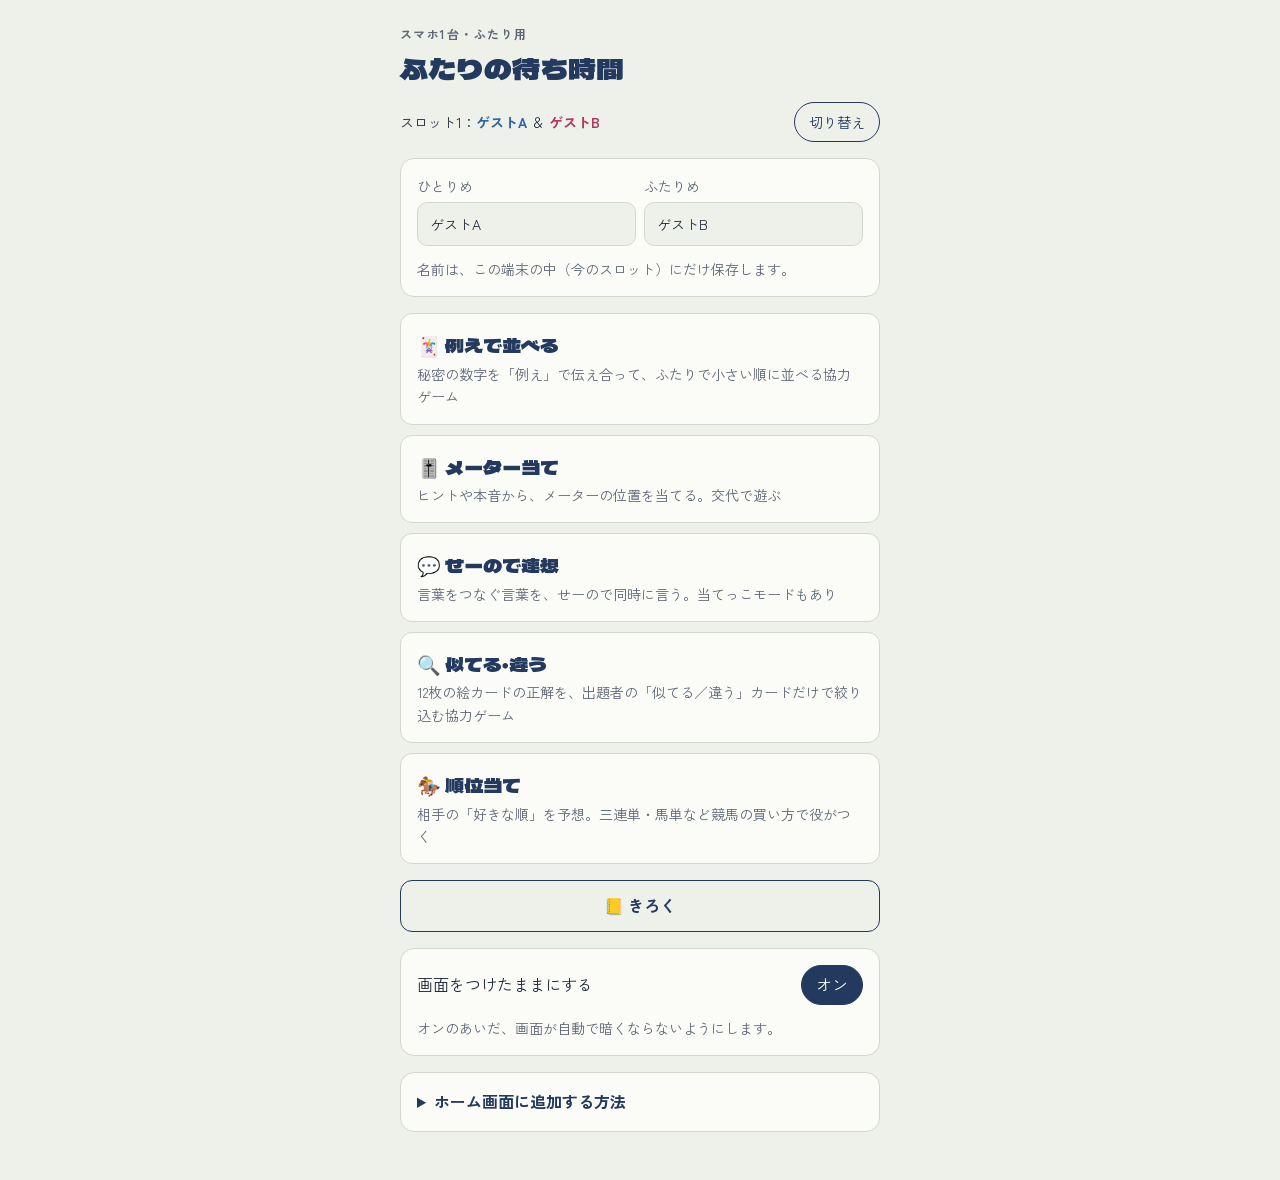
<file: index.html>
<!doctype html>
<html lang="ja">
<head>
<meta charset="utf-8">
<meta name="viewport" content="width=device-width,initial-scale=1,viewport-fit=cover">
<title>ふたりの待ち時間</title>
<meta name="claude:viewport-fit-sides" content="cover">
<meta name="mobile-web-app-capable" content="yes">
<meta name="apple-mobile-web-app-capable" content="yes">
<meta name="apple-mobile-web-app-title" content="ふたり">
<link rel="icon" href="icons/icon.svg" type="image/svg+xml">
<link rel="icon" href="icons/favicon-32.png" sizes="32x32" type="image/png">
<link rel="apple-touch-icon" href="icons/apple-touch-icon.png">
<link rel="preconnect" href="https://fonts.googleapis.com">
<link rel="preconnect" href="https://fonts.gstatic.com" crossorigin>
<link rel="stylesheet" href="https://fonts.googleapis.com/css2?family=Dela+Gothic+One&family=Zen+Kaku+Gothic+New:wght@400;700&display=swap">
<link rel="stylesheet" href="css/style.css">
</head>
<body>
<div id="app"></div>
<!-- 読み込む順番：お題データ → 共通部品 → 保存 → ゲームごと → 記録 → 操作（type="module" は使わない。ダブルクリックでも動くように） -->
<script src="js/data/lenses.js"></script>
<script src="js/data/meter.js"></script>
<script src="js/data/words.js"></script>
<script src="js/data/similo.js"></script>
<script src="js/data/rank.js"></script>
<script src="js/data/icons.js"></script>
<script src="js/core.js"></script>
<script src="js/save.js"></script>
<script src="js/device.js"></script>
<script src="js/games/ito.js"></script>
<script src="js/games/meter.js"></script>
<script src="js/games/words.js"></script>
<script src="js/games/similo.js"></script>
<script src="js/games/rank.js"></script>
<script src="js/records.js"></script>
<script src="js/main.js"></script>
</body>
</html>
</file>
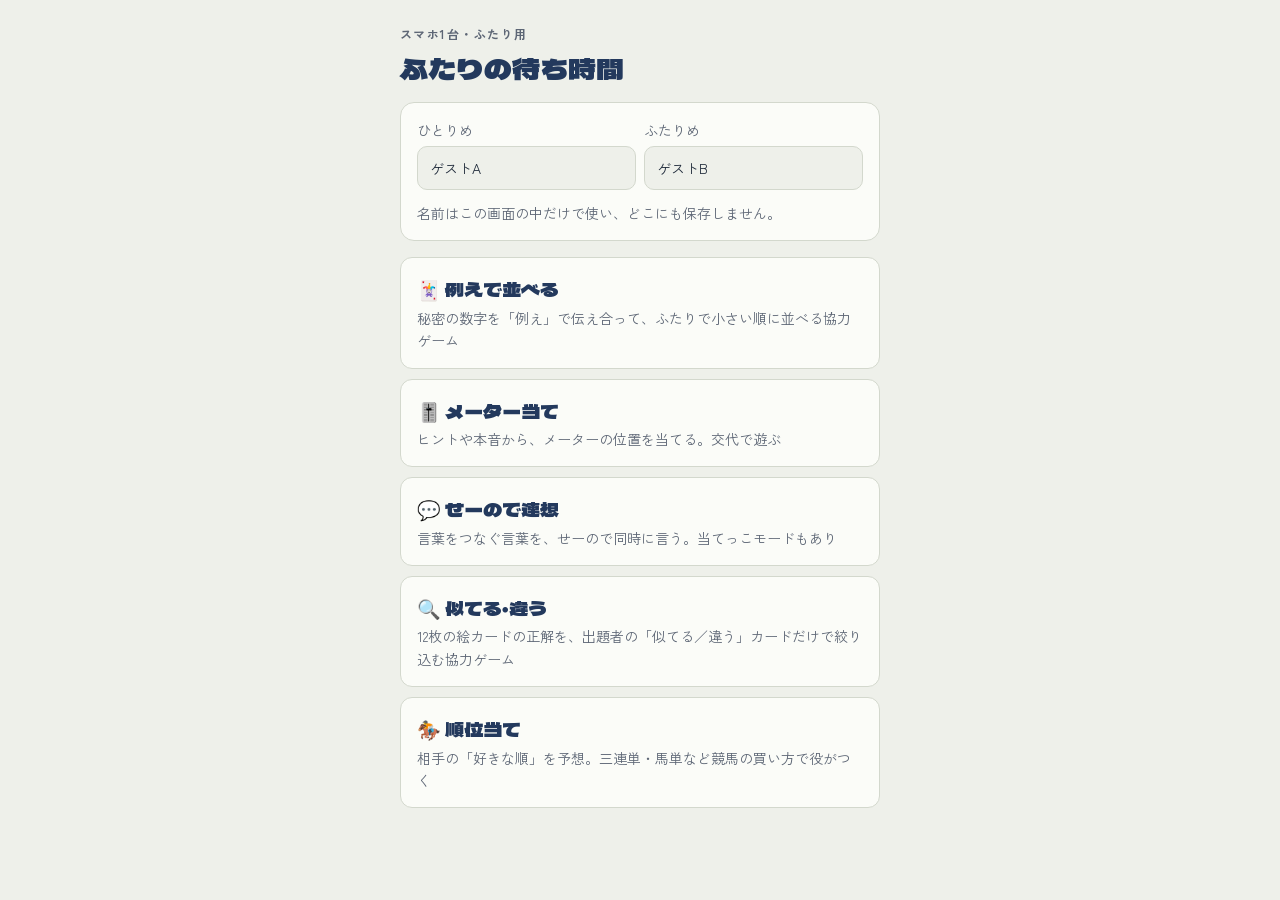
<file: archive/index_v11.html>
<!doctype html>
<html lang="ja">
<head>
<meta charset="utf-8">
<meta name="viewport" content="width=device-width,initial-scale=1,viewport-fit=cover">
<title>ふたりの待ち時間</title>
<meta name="claude:viewport-fit-sides" content="cover">
<link rel="preconnect" href="https://fonts.googleapis.com">
<link rel="preconnect" href="https://fonts.gstatic.com" crossorigin>
<link rel="stylesheet" href="https://fonts.googleapis.com/css2?family=Dela+Gothic+One&family=Zen+Kaku+Gothic+New:wght@400;700&display=swap">
<style>
/* レイアウト：スマホ1画面＝1場面。番号札（木の札）をモチーフにしたカード */
:root{
  --bg:#eef0ea; --surface:#fbfcf8; --ink:#1f2a3a; --sub:#5d6675; --line:#d3d8cd;
  --indigo:#23395d; --gold:#d99a1e; --pa:#2d63a8; --pb:#b4365f;
  --tag:#e9dcc0; --tag-ink:#3b2f1c; --ok:#2f7d4f; --ng:#c43d32;
  --f-disp:"Dela Gothic One","Hiragino Sans","Yu Gothic",sans-serif;
  --f-body:"Zen Kaku Gothic New","Hiragino Sans","Yu Gothic","Meiryo",sans-serif;
}
@media (prefers-color-scheme:dark){:root:not([data-theme="light"]){
  --bg:#161b22; --surface:#1f262f; --ink:#e8ebe4; --sub:#a3abb6; --line:#323b46;
  --indigo:#8fb0e0; --gold:#f0b545; --pa:#6fa1e3; --pb:#e57399;
  --tag:#4a3f2c; --tag-ink:#f3e7cc; --ok:#5fc08a; --ng:#ef6f62; color-scheme:dark}}
:root[data-theme="dark"]{
  --bg:#161b22; --surface:#1f262f; --ink:#e8ebe4; --sub:#a3abb6; --line:#323b46;
  --indigo:#8fb0e0; --gold:#f0b545; --pa:#6fa1e3; --pb:#e57399;
  --tag:#4a3f2c; --tag-ink:#f3e7cc; --ok:#5fc08a; --ng:#ef6f62; color-scheme:dark}
html,body{background:var(--bg);color:var(--ink)}
body{font-family:var(--f-body);font-size:16px;line-height:1.6;
  padding-left:max(16px,env(safe-area-inset-left,0px));padding-right:max(16px,env(safe-area-inset-right,0px));padding-block:16px 40px}
#app{max-width:480px;margin:0 auto;display:flex;flex-direction:column;gap:16px}
h1{font-family:var(--f-disp);font-weight:400;font-size:28px;line-height:1.25;margin:8px 0 0;color:var(--indigo);text-wrap:balance}
h2{font-family:var(--f-disp);font-weight:400;font-size:21px;line-height:1.3;margin:0;text-wrap:balance}
p{margin:0}
.sub{color:var(--sub);font-size:14px}
.eyebrow{font-size:12px;letter-spacing:.12em;color:var(--sub);font-weight:700}
.panel{background:var(--surface);border:1px solid var(--line);border-radius:14px;padding:16px;display:flex;flex-direction:column;gap:12px}
.row{display:flex;gap:8px;flex-wrap:wrap}
.stack{display:flex;flex-direction:column;gap:10px}
button{font:inherit;cursor:pointer;border-radius:12px;border:1.5px solid var(--indigo);background:transparent;color:var(--indigo);padding:12px 16px;font-weight:700;min-height:48px}
button.main{background:var(--indigo);color:var(--surface);border-color:var(--indigo)}
button:disabled{opacity:.35;cursor:default}
button:focus-visible,input:focus-visible{outline:3px solid var(--gold);outline-offset:2px}
button.chip{min-height:40px;padding:6px 14px;border-radius:999px;font-weight:400}
button.chip.on{background:var(--indigo);color:var(--surface)}
.grow{flex:1 1 0;min-width:0}
label{font-size:14px;color:var(--sub);display:flex;flex-direction:column;gap:4px}
input[type=text]{font:inherit;padding:10px 12px;border-radius:10px;border:1.5px solid var(--line);background:var(--bg);color:var(--ink);width:100%;box-sizing:border-box}
.game{text-align:left;display:flex;flex-direction:column;gap:2px;border-color:var(--line);color:var(--ink);background:var(--surface);padding:16px}
.game b{font-family:var(--f-disp);font-weight:400;font-size:19px;color:var(--indigo)}
.game span{font-weight:400;font-size:14px;color:var(--sub)}
.scale{display:flex;justify-content:space-between;gap:8px;font-size:13px;color:var(--sub)}
.scale b{color:var(--ink)}
/* 番号札カード */
.tags{display:flex;flex-wrap:wrap;gap:10px}
.tag{position:relative;flex:0 0 auto;width:96px;min-height:124px;border-radius:10px;background:var(--tag);color:var(--tag-ink);
  display:flex;flex-direction:column;align-items:center;justify-content:center;gap:4px;padding:14px 6px 8px;box-sizing:border-box;
  border:2px solid transparent;border-top:8px solid var(--c,var(--indigo));font-weight:700}
.tag::before{content:"";position:absolute;top:6px;left:50%;width:8px;height:8px;margin-left:-4px;border-radius:50%;background:var(--bg)}
.tag .num{font-family:var(--f-disp);font-size:38px;line-height:1;font-variant-numeric:tabular-nums}
.tag .who{font-size:13px}
.tag .memo{font-size:12px;font-weight:400;opacity:.85;text-align:center;word-break:break-all}
.tag.back .num{font-size:22px;opacity:.5}
.tag.bad{border-color:var(--ng)}
.tag.good{border-color:var(--ok)}
button.tag{cursor:pointer;font:inherit}
.slot{width:96px;min-height:124px;border-radius:10px;border:2px dashed var(--line);display:flex;align-items:center;justify-content:center;color:var(--sub);font-size:13px;box-sizing:border-box}
.hint{display:flex;justify-content:space-between;gap:8px;font-size:14px;padding:6px 0;border-bottom:1px dashed var(--line)}
.hint:last-child{border-bottom:0}
.hint i{font-style:normal;color:var(--sub);font-variant-numeric:tabular-nums;white-space:nowrap}
.big{font-family:var(--f-disp);font-size:44px;line-height:1.1;color:var(--indigo);font-variant-numeric:tabular-nums}
.ok{color:var(--ok)} .ng{color:var(--ng)}
.pa{color:var(--pa)} .pb{color:var(--pb)}
/* 言葉のチップ（順番は持たない） */
.wchips{display:flex;flex-wrap:wrap;gap:6px}
.wchips span{font-size:14px;padding:4px 12px;border-radius:999px;background:var(--tag);color:var(--tag-ink)}
/* メーター */
.meter{position:relative;height:56px;border-radius:28px;background:linear-gradient(90deg,var(--pa),var(--gold) 50%,var(--pb));opacity:.9;margin:24px 4px 28px}
.mk{position:absolute;top:-10px;bottom:-10px;width:4px;margin-left:-2px;border-radius:2px;background:var(--ink)}
.mk span{position:absolute;top:-24px;left:50%;transform:translateX(-50%);font-size:12px;white-space:nowrap;font-weight:700;color:var(--ink)}
.mk.guess{background:var(--surface);box-shadow:0 0 0 2px var(--ink)}
.mk.guess span{top:auto;bottom:-24px}
.band{position:absolute;top:0;bottom:0;background:rgba(255,255,255,.55);border-left:2px solid var(--ink);border-right:2px solid var(--ink)}
.reveal .band,.reveal .after{opacity:0}
.reveal.shown .band,.reveal.shown .after{opacity:1}
.reveal .mk.target span{opacity:0}
.reveal.shown .mk.target span{opacity:1}
input[type=range]{width:100%;accent-color:var(--indigo);height:40px}
.hintbox{font-family:var(--f-disp);font-size:22px;text-align:center;padding:12px;border-radius:10px;background:var(--tag);color:var(--tag-ink)}
.handoff{min-height:60vh;justify-content:center;text-align:center;align-items:center}
.handoff .big{font-size:34px}
/* せーので連想 */
.words{display:flex;align-items:center;justify-content:center;gap:12px;flex-wrap:wrap}
.word{font-family:var(--f-disp);font-size:34px;padding:14px 20px;border-radius:12px;background:var(--tag);color:var(--tag-ink)}
.plus{font-family:var(--f-disp);font-size:28px;color:var(--sub)}
.homebar{display:flex;justify-content:center;margin-top:8px;padding-top:12px;border-top:1px dashed var(--line)}
button.ghost{border:1.5px solid transparent;color:var(--sub);font-weight:400;font-size:14px;text-decoration:underline;min-height:44px}
button.ghost.armed{color:var(--ng);border-color:var(--ng);text-decoration:none}
.chip small{opacity:.65;margin-left:6px;font-size:12px;font-variant-numeric:tabular-nums}
/* 絵カード */
.pgrid{display:grid;grid-template-columns:repeat(3,minmax(0,1fr));gap:8px}
.pc{display:flex;flex-direction:column;align-items:center;justify-content:center;gap:2px;padding:10px 4px;min-height:84px;border-radius:10px;background:var(--tag);color:var(--tag-ink);border:2px solid transparent;box-sizing:border-box;min-width:0}
button.pc{font:inherit;cursor:pointer}
.pc .em{font-size:34px;line-height:1.1}
.pc .nm{font-size:13px;font-weight:700;text-align:center;line-height:1.3;word-break:keep-all;overflow-wrap:anywhere}
.pc.txt .nm{font-size:15px}.pgrid.mini .pc.txt .nm,.hand .pc.txt .nm,.clue .pc.txt .nm{font-size:11px}
.pc.out{opacity:.22;filter:grayscale(1)}
.pc.sel{border-color:var(--ng);box-shadow:0 0 0 2px var(--ng)}
.pc.secret{border-color:var(--gold);box-shadow:0 0 0 3px var(--gold)}
.pc.solo{min-height:0;padding:6px 12px;flex-direction:row;gap:6px}
.pgrid.mini{gap:6px}.pgrid.mini .pc{min-height:56px;padding:6px 2px}.pgrid.mini .em{font-size:24px}.pgrid.mini .nm{font-size:11px}
.hand{display:grid;grid-template-columns:repeat(5,minmax(0,1fr));gap:6px}
.hand .pc{min-height:72px;padding:6px 2px}.hand .em{font-size:26px}.hand .nm{font-size:11px}
.clues{display:flex;flex-wrap:wrap;gap:12px}
.clue{display:flex;flex-direction:column;align-items:center;gap:6px;font-size:13px}
.clue .pc{width:68px;min-height:68px;padding:4px}.clue .em{font-size:24px}.clue .nm{font-size:11px}
.clue.diff .pc{transform:rotate(90deg)}
/* 順位当て */
.rank{list-style:none;margin:0;padding:0;display:flex;flex-direction:column;gap:6px}
.rank li{display:flex;gap:12px;align-items:center;padding:8px 10px;border-radius:8px;background:var(--bg)}
.rk{font-family:var(--f-disp);color:var(--indigo);min-width:2.6em}
table.roles,table.rtable{width:100%;border-collapse:collapse;font-size:14px}
table.roles th,table.roles td,table.rtable th,table.rtable td{padding:6px 8px;border-bottom:1px solid var(--line);text-align:left}
table.roles .pt{text-align:right;white-space:nowrap;font-variant-numeric:tabular-nums}
table.rtable td.nw{white-space:nowrap}
table.rtable td:first-child{white-space:nowrap;width:3em}
table.rtable tr.hit td{background:var(--tag);color:var(--tag-ink);font-weight:700}
.panel.perfect{border:2px solid var(--gold);box-shadow:0 0 0 4px color-mix(in srgb,var(--gold) 25%,transparent)}
.score2{display:grid;grid-template-columns:1fr 1fr;gap:8px}
.sc{display:flex;align-items:baseline;gap:6px;justify-content:center;padding:10px;border-radius:12px;background:var(--surface);border:1.5px solid var(--line)}
.sc span{font-size:14px;font-weight:700}.sc b{font-family:var(--f-disp);font-size:30px;font-weight:400;font-variant-numeric:tabular-nums;color:var(--ink)}.sc small{color:var(--sub)}
.sc.pa.up{border-color:var(--pa);box-shadow:0 0 0 2px var(--pa)}.sc.pb.up{border-color:var(--pb);box-shadow:0 0 0 2px var(--pb)}
.mini-rank{margin:4px 0 0;padding-left:1.6em;font-size:14px}
details.rlog{border-top:1px dashed var(--line);padding:8px 0}
details.rlog summary{cursor:pointer;font-size:14px}
.hero{display:flex;flex-direction:column;align-items:center;gap:6px;text-align:center;padding:22px 14px;border-radius:16px;background:var(--surface);border:2px solid var(--line)}
.hero.good{border-color:var(--gold);box-shadow:0 0 0 4px color-mix(in srgb,var(--gold) 22%,transparent)}
.hero-em{font-size:68px;line-height:1.1}
.hero-t{font-family:var(--f-disp);font-size:28px;line-height:1.3;color:var(--indigo);text-wrap:balance}
.stats{display:grid;grid-template-columns:repeat(3,minmax(0,1fr));gap:8px}
.stat{display:flex;flex-direction:column;align-items:center;gap:2px;padding:12px 6px;border-radius:12px;background:var(--surface);border:1px solid var(--line);text-align:center}
.stat b{font-family:var(--f-disp);font-weight:400;font-size:26px;color:var(--indigo);font-variant-numeric:tabular-nums}
.stat b small{font-size:14px;color:var(--sub)}.stat span{font-size:12px;color:var(--sub)}
.logrow{padding:10px 0;border-top:1px dashed var(--line);display:flex;flex-direction:column;gap:4px}
.logrow:first-of-type{border-top:0}
.logh{display:flex;gap:8px;align-items:baseline;flex-wrap:wrap}.logh .pt{margin-left:auto;font-weight:700;white-space:nowrap}
.mtrack{position:relative;height:12px;border-radius:6px;background:linear-gradient(90deg,var(--pa),var(--gold) 50%,var(--pb));opacity:.85;margin:6px 4px}
.mtrack i{position:absolute;top:-5px;width:4px;height:22px;margin-left:-2px;border-radius:2px;background:var(--ink)}
.mtrack i.g{background:var(--surface);box-shadow:0 0 0 2px var(--ink)}
.tl{display:flex;flex-direction:column;gap:10px}
.tlrow{display:flex;gap:10px;align-items:flex-start}
.tln{font-family:var(--f-disp);color:var(--indigo);min-width:1.2em;padding-top:20px}
.wchips span.bad{background:var(--ng);color:var(--surface)}
.center{align-items:center;text-align:center}
.pc.big-card{min-width:140px;padding:16px}.pc.big-card .em{font-size:56px}.pc.big-card .nm{font-size:18px}
.word{display:flex;flex-direction:column;align-items:center;gap:4px}
.wi{font-style:normal;font-size:40px;line-height:1}
.topic-em{font-size:56px;line-height:1;text-align:center}
@media (prefers-reduced-motion:no-preference){.hero-em{animation:pop .8s ease}}
.confetti{position:fixed;inset:0;pointer-events:none;overflow:hidden;z-index:20}
.confetti i{position:absolute;top:-16px;width:8px;height:14px;border-radius:2px;animation:fall linear forwards}
@keyframes fall{to{transform:translateY(110vh) rotate(720deg)}}
.count{font-family:var(--f-disp);font-size:120px;line-height:1;text-align:center;color:var(--indigo);padding:40px 0}
@media (prefers-reduced-motion:no-preference){
  .tag.flip{animation:flip .35s ease}
  .reveal .mk.target{transition:left 1s cubic-bezier(.3,.7,.3,1)}
  .reveal .band,.reveal .after,.reveal .mk.target span{transition:opacity .3s ease 1s}
  .count{animation:pop .9s ease}
}
@keyframes flip{from{transform:rotateY(90deg)}to{transform:rotateY(0)}}
@keyframes pop{from{transform:scale(1.4);opacity:.3}to{transform:scale(1);opacity:1}}
</style>
</head>
<body>
<div id="app"></div>
<script>
// ===== お題データ（すべてオリジナル） =====
// ものさしカード：例えに使う言葉。順番は決めない（どっちが上かは、ふたりの感覚しだい）
const LENSES = [
  {name:"動物の強さ", words:["アリ","ハムスター","ウサギ","ネコ","キツネ","大型犬","イノシシ","オオカミ","クマ","トラ","ライオン","ゴリラ","ゾウ","シャチ"]},
  {name:"乗り物の速さ", words:["三輪車","キックボード","自転車","原付","路線バス","路面電車","高速道路の車","特急電車","新幹線","リニア","飛行機","ロケット"]},
  {name:"辛さ", words:["牛乳","ショートケーキ","甘口カレー","中辛カレー","わさび","キムチ","麻婆豆腐","担々麺","激辛ラーメン","ハバネロ","唐辛子を丸かじり"]},
  {name:"高さ", words:["自動販売機","キリン","2階建ての家","電柱","学校の校舎","10階建てマンション","観覧車","東京タワー","スカイツリー","富士山","エベレスト"]},
  {name:"音の大きさ", words:["ささやき声","図書館","時計の秒針","ふつうの会話","掃除機","赤ちゃんの泣き声","電車の通過","カラオケ","雷","花火","飛行機の離陸","ロケットの発射"]},
  {name:"値段", words:["駄菓子","缶ジュース","コンビニ弁当","ランチ","映画のチケット","スニーカー","ゲーム機","スマホ","腕時計","軽自動車","高級車","家"]},
  {name:"暑さ", words:["冷凍庫","真冬の北海道","冬の東京","春の朝","梅雨","初夏の昼","真夏の昼","猛暑日","砂漠","サウナ","火山"]},
  {name:"人の多さ", words:["深夜の公園","いなかの駅","平日の図書館","週末のカフェ","休日のモール","人気店の行列","満員のバス","朝の満員電車","初詣","花火大会","年越しの渋谷"]},
  {name:"有名さ", words:["近所の人","クラスの人気者","商店街の名物店長","町内会長","地元のゆるキャラ","お天気キャスター","人気の芸人","国民的アイドル","総理大臣","世界的スター"]},
  {name:"大きさ", words:["米粒","ビー玉","消しゴム","スマホ","ネコ","冷蔵庫","車","バス","家","学校","東京ドーム"]},
  {name:"時間の長さ", words:["まばたき","くしゃみ","カップ麺を待つ時間","歯みがき","昼休み","映画1本","東京から大阪まで新幹線","まる一日","夏休み","一年"]},
  {name:"怖さ", words:["子ネコ","しゃっくり","暗い廊下","歯医者","雷","上司からの呼び出し","お化け屋敷","高いつり橋","地震","ジェットコースター","サメ"]},
  {name:"重さ", words:["羽根","紙1枚","スマホ","りんご","2リットルのペットボトル","ボウリングの球","米袋","自転車","人","力士","バイク","車","ゾウ","クジラ"]},
  {name:"明るさ", words:["新月の夜","ろうそく","豆電球","懐中電灯","部屋の電気","くもりの昼","自販機の光","花火","真夏の太陽","雷の光","満月","東京の夜景"]},
  {name:"においの強さ", words:["水","紙","石けん","洗濯物","コーヒー","カレー","香水","ニンニク","焼肉屋","くさや","ドリアン","納豆"]},
  {name:"硬さ", words:["マシュマロ","プリン","豆腐","食パン","チーズ","りんご","せんべい","木","氷","石","鉄","ダイヤモンド"]},
  {name:"東京からの遠さ", words:["隣の家","近所のコンビニ","横浜","箱根","名古屋","大阪","札幌","沖縄","ソウル","ハワイ","パリ","南極","月"]},
  {name:"歴史の古さ", words:["昨日","去年","スマホ","ゲーム機","テレビ","電話","江戸時代","お城","大仏","古墳","恐竜","地球"]},
  {name:"甘さ", words:["水","緑茶","ブラックコーヒー","トマト","りんご","バナナ","ミルクティー","チョコ","ケーキ","はちみつ","わたあめ","角砂糖"]},
  {name:"難しさ", words:["あいさつ","自転車","料理","運転免許","外国語","逆立ち","フルマラソン","資格試験","医者になる","宇宙飛行士","総理大臣になる"]},
  {name:"痛さ", words:["紙で指を切る","静電気","蚊に刺される","タンスの角に小指","注射","口内炎","筋肉痛","歯医者","足をつる","骨折","親知らずを抜く"]},
  {name:"気まずさ", words:["エレベーターで二人きり","名前を忘れた","同じ服の人がいた","会話が止まる","人違いで手を振る","寝言を聞かれる","元恋人にばったり","親に恋人を紹介","上司と二人でランチ","自分の歌を録音で聞く"]},
  {name:"眠さ", words:["起きたて","昼ごはんのあと","会議中","授業中","夜11時","徹夜明け","電車でうとうと","長距離運転","寝不足3日目","布団の中","冬のこたつ"]},
  {name:"生き物の速さ", words:["カタツムリ","カメ","ナマケモノ","ニワトリ","人間","ウサギ","ネコ","馬","ライオン","チーター","ハヤブサ"]},
  {name:"食べ物の高級さ", words:["もやし","納豆","卵","牛丼","ハンバーガー","うなぎ","和牛","カニ","大トロ","キャビア","トリュフ","フォアグラ"]},
  {name:"イベントの楽しさ", words:["健康診断","会議","引っ越し","買い物","誕生日","クリスマス","卒業式","文化祭","遠足","修学旅行","夏祭り","結婚式"]},
  {name:"忙しさ", words:["日曜の朝","平日の昼休み","年度末","年末の大掃除","引っ越し前日","締め切り前","結婚式の準備","新生活","連休の観光地","師走"]},
  {name:"珍しさ", words:["カラス","スズメ","四つ葉のクローバー","虹","流れ星","オーロラ","皆既日食","野生のパンダ","白いヘビ","ツチノコ"]},
  {name:"色の派手さ", words:["黒","グレー","紺","茶色","白","水色","黄色","オレンジ","ピンク","金","蛍光ピンク","虹色"]},
  {name:"大人っぽさ", words:["赤ちゃん","幼稚園児","小学生","中学生","高校生","大学生","新社会人","課長","おじいちゃん","仙人"]},
  {name:"イライラ度", words:["信号待ち","レジの行列","電車の遅延","渋滞","Wi-Fiが遅い","充電が切れる","蚊の羽音","足を踏まれる","ドタキャン","割り込み","寝る直前の騒音"]},
  {name:"便利さ", words:["石ころ","割りばし","ハサミ","傘","冷蔵庫","洗濯機","電子レンジ","自転車","車","スマホ","インターネット"]},
  {name:"体力のいる度", words:["寝転ぶ","歯みがき","散歩","買い物","掃除機がけ","階段","引っ越し","水泳","登山","フルマラソン","トライアスロン"]},
  {name:"寿命の長さ", words:["カゲロウ","セミ","ハムスター","金魚","ウサギ","犬","ネコ","馬","人間","ゾウ","カメ","屋久杉"]},
  {name:"しょっぱさ", words:["水","ご飯","食パン","トマト","みそ汁","ポテトチップス","ラーメンのスープ","梅干し","たくあん","塩辛","海水"]},
  {name:"ワクワク度", words:["月曜の朝","歯医者の予約","給料日","金曜の夜","新しい靴","旅行の前日","遠足の前の日","宝くじを買った日","誕生日の朝","初めての海外"]},
  {name:"お金持ち度", words:["小学生のおこづかい","学生","新社会人","部長","社長","宝くじ1等","石油王","国家予算"]},
  {name:"乗り物の大きさ", words:["スケボー","一輪車","バイク","軽自動車","ワゴン車","トラック","バス","電車","飛行機","豪華客船"]}
];
// ②メーター当て：両極と、ヒントの例（位置はだいたいの目安）。本音モードでは例がそのまま質問になる
const METER_PAIRS = [
  {lo:"いつものデート", hi:"特別なデート", ex:[[3,"コンビニで買い食い"],[8,"スーパーで買い出し"],[12,"家で動画を見る"],[18,"近所を散歩"],[22,"ファストフード"],[28,"家でたこ焼きパーティー"],[32,"ファミレス"],[36,"ショッピング"],[40,"カラオケ"],[45,"映画館"],[48,"ボウリング"],[52,"動物園"],[56,"水族館"],[58,"おしゃれなカフェ"],[60,"美術館"],[62,"日帰りドライブ"],[66,"遊園地"],[70,"花火大会"],[76,"夜景の見えるレストラン"],[84,"温泉旅館に一泊"],[88,"テーマパークにお泊まり"],[95,"海外旅行"]]},
  {lo:"許せる", hi:"許せない", ex:[[4,"返信が少し遅い"],[8,"寝ぐせのまま来る"],[12,"5分の遅刻"],[18,"店選びが適当"],[24,"最後の一口を食べられた"],[28,"いびきがうるさい"],[34,"話の途中でスマホを見る"],[38,"服を脱ぎっぱなし"],[44,"約束を一度忘れる"],[46,"写真を勝手にSNSに載せる"],[54,"連絡なしで30分遅刻"],[62,"店員さんに態度が悪い"],[64,"記念日を忘れる"],[72,"内緒で大きな買い物"],[80,"うそをつかれる"],[84,"ドタキャンが続く"],[88,"勝手にスマホを見る"],[92,"既読スルーが1週間"]]},
  {lo:"節約したい", hi:"お金をかけたい", ex:[[4,"ティッシュ"],[8,"飲み水"],[12,"洗剤"],[16,"文房具"],[25,"普段着"],[30,"コーヒー"],[35,"本"],[40,"外食"],[45,"美容院"],[48,"靴"],[50,"スキンケア"],[55,"スマホ"],[58,"健康・ジム"],[60,"パソコン"],[66,"家具"],[70,"旅行"],[76,"ベッドと枕"],[82,"趣味"],[86,"推し活"],[92,"ふたりの記念日"]]},
  {lo:"インドア", hi:"アウトドア", ex:[[3,"一日中ゴロゴロ"],[6,"二度寝"],[12,"配信で映画"],[15,"ゲーム"],[18,"読書"],[25,"料理"],[28,"お菓子作り"],[35,"カフェでのんびり"],[38,"映画館"],[42,"美術館"],[45,"買い物"],[50,"温泉"],[56,"公園でピクニック"],[58,"動物園"],[64,"サイクリング"],[66,"釣り"],[70,"ゴルフ"],[72,"バーベキュー"],[78,"キャンプ"],[82,"スキー"],[86,"登山"],[88,"サーフィン"],[96,"無人島で暮らす"]]},
  {lo:"子どもっぽい", hi:"大人っぽい", ex:[[4,"お子さまランチ"],[8,"シャボン玉"],[10,"ガチャガチャ"],[20,"ゲームセンター"],[25,"回転寿司"],[28,"ファストフード"],[30,"遊園地"],[40,"カラオケ"],[42,"映画館"],[45,"焼肉"],[55,"居酒屋"],[58,"美術館"],[62,"純喫茶"],[68,"ワインを飲む"],[74,"着物で街歩き"],[78,"ジャズバー"],[80,"盆栽"],[86,"オペラ鑑賞"],[88,"骨董市"],[92,"茶道"]]},
  {lo:"すぐ作れる", hi:"手間がかかる", ex:[[4,"冷ややっこ"],[6,"納豆ごはん"],[8,"卵かけごはん"],[10,"トースト"],[12,"冷凍パスタ"],[14,"インスタント麺"],[18,"目玉焼き"],[20,"おにぎり"],[28,"味噌汁"],[30,"焼きそば"],[32,"野菜炒め"],[45,"オムライス"],[48,"カレー"],[55,"唐揚げ"],[58,"ハンバーグ"],[60,"餃子を包む"],[66,"天ぷら"],[72,"ラザニア"],[74,"ローストビーフ"],[80,"一晩煮込んだシチュー"],[82,"手打ちうどん"],[85,"手打ちそば"],[94,"おせち料理"]]},
  {lo:"平気", hi:"恥ずかしい", ex:[[4,"道を聞く"],[12,"一人で外食"],[16,"一人で映画"],[24,"一人カラオケ"],[30,"すっぴんを見られる"],[38,"人前で歌う"],[44,"寝言を聞かれる"],[48,"名前を言い間違える"],[52,"自撮りを見られる"],[58,"お店でころぶ"],[62,"先生を「お母さん」と呼ぶ"],[66,"結婚式でスピーチ"],[70,"昔のポエムを読まれる"],[72,"子どもの頃の写真を公開"],[76,"検索履歴を見られる"],[80,"熱唱を録画される"],[92,"大勢の前で告白"]]},
  {lo:"地味", hi:"派手", ex:[[4,"黒い靴下"],[6,"グレーのパーカー"],[12,"無地のTシャツ"],[20,"ジーンズ"],[30,"チェックのシャツ"],[34,"デニムジャケット"],[36,"ボーダー"],[52,"花柄"],[58,"柄シャツ"],[66,"真っ赤なコート"],[72,"金のネックレス"],[76,"ヒョウ柄"],[82,"金色のスニーカー"],[86,"虹色の髪"],[90,"スパンコールのドレス"],[94,"全身ラメ"]]},
  {lo:"今すぐやりたい", hi:"いつかやりたい", ex:[[4,"お茶を飲む"],[8,"昼寝"],[10,"甘いものを食べる"],[18,"次の休みの予定を決める"],[22,"部屋の片付け"],[24,"髪を切る"],[28,"新しい店に行く"],[34,"温泉に行く"],[40,"旅行の計画"],[48,"資格の勉強"],[52,"料理教室に通う"],[56,"引っ越し"],[60,"楽器を始める"],[64,"ペットを飼う"],[70,"フルマラソン"],[76,"海外に住んでみる"],[84,"自分の店を持つ"],[88,"世界一周"],[96,"月に行く"]]},
  {lo:"朝が似合う", hi:"夜が似合う", ex:[[4,"日の出を見る"],[8,"ラジオ体操"],[12,"朝の散歩"],[15,"しっかり朝ごはん"],[20,"朝カフェ"],[22,"喫茶店のモーニング"],[40,"ランチ"],[50,"昼寝"],[60,"夕焼けを見る"],[64,"晩ごはん"],[66,"銭湯"],[74,"飲み会"],[80,"映画のレイトショー"],[82,"夜のドライブ"],[84,"星を見る"],[88,"深夜ラーメン"],[92,"夜ふかしゲーム"],[96,"朝まで語り合う"]]},
  {lo:"安心する", hi:"ドキドキする", ex:[[4,"実家のこたつ"],[6,"毛布にくるまる"],[8,"いつもの定食屋"],[12,"家で鍋"],[16,"行きつけのカフェ"],[18,"散歩"],[40,"初めてのお店"],[50,"初対面のあいさつ"],[56,"健康診断の結果"],[60,"宝くじの発表"],[64,"面接"],[70,"お化け屋敷"],[72,"初デート"],[76,"ジェットコースター"],[80,"一人で海外"],[82,"告白"],[92,"プロポーズ"],[94,"バンジージャンプ"]]},
  {lo:"きっちり計画", hi:"行き当たりばったり", ex:[[4,"分刻みの旅程"],[10,"1か月前に予約"],[14,"毎日の献立表"],[18,"持ち物リスト"],[22,"ガイドブックを熟読"],[26,"手帳に週の予定"],[34,"行きたい店を3つ決めておく"],[44,"大枠だけ決める"],[54,"待ち合わせだけ決める"],[60,"天気で決める"],[66,"その場で店を決める"],[70,"気分で寄り道"],[78,"ノープランの休日"],[86,"電車に乗ってから行き先を決める"],[88,"宿は現地で探す"],[96,"サイコロで決める"]]},
  {lo:"ひとりで平気", hi:"一緒がいい", ex:[[4,"美容院"],[6,"一人旅"],[12,"買い物"],[14,"映画"],[18,"ごはん"],[24,"カフェで作業"],[40,"散歩"],[46,"服を選ぶ"],[50,"料理"],[56,"家でテレビ"],[58,"スーパーの買い出し"],[62,"映画館"],[70,"晩ごはん"],[76,"寝る前の電話"],[82,"旅行"],[88,"落ち込んだ日"],[92,"誕生日"],[94,"年越し"]]},
  {lo:"かわいい", hi:"かっこいい", ex:[[4,"子ネコ"],[6,"ひよこ"],[8,"パンダ"],[10,"ハムスター"],[12,"うさぎ"],[20,"ペンギン"],[22,"黄色い長靴"],[28,"柴犬"],[30,"花束"],[40,"ミニカー"],[48,"自転車"],[54,"着物"],[66,"腕時計"],[70,"スーツ"],[72,"オオカミ"],[76,"タカ"],[78,"黒い車"],[80,"革ジャン"],[84,"バイク"],[88,"侍"],[92,"戦闘機"]]},
  {lo:"静か", hi:"にぎやか", ex:[[4,"図書館"],[8,"お寺"],[10,"森の中"],[14,"美術館"],[18,"夜の海"],[20,"本屋"],[22,"公園のベンチ"],[30,"喫茶店"],[50,"ファミレス"],[56,"回転寿司"],[58,"商店街"],[62,"ショッピングモール"],[74,"居酒屋"],[78,"遊園地"],[82,"ゲームセンター"],[88,"お祭り"],[92,"ライブ会場"],[94,"スタジアム"]]},
  {lo:"古い感じ", hi:"新しい感じ", ex:[[3,"縄文土器"],[10,"お城"],[20,"黒電話"],[28,"カセットテープ"],[30,"紙の地図"],[40,"ガラケー"],[45,"DVD"],[50,"現金払い"],[62,"タブレット"],[66,"動画配信"],[68,"スマホ決済"],[74,"3Dプリンター"],[78,"電気自動車"],[85,"AI"],[88,"自動運転タクシー"],[92,"空飛ぶクルマ"]]},
  {lo:"かんたん", hi:"むずかしい", ex:[[6,"自転車に乗る"],[8,"傘をたたむ"],[10,"目玉焼き"],[14,"なわとび"],[22,"口笛"],[26,"ウインク"],[30,"逆上がり"],[40,"車の運転"],[44,"指笛"],[46,"一輪車"],[50,"スキー"],[56,"縦列駐車"],[58,"けん玉の技"],[60,"英会話"],[64,"ピアノ"],[66,"富士山に登る"],[72,"逆立ち歩き"],[76,"外国語をペラペラ"],[80,"フルマラソン完走"],[96,"宇宙飛行士になる"]]},
  {lo:"冷たい感じ", hi:"あったかい感じ", ex:[[2,"氷"],[6,"かき氷"],[8,"雪"],[12,"冷蔵庫"],[16,"鉄"],[22,"月"],[26,"ガラス"],[28,"水色"],[30,"銀色"],[50,"図書館"],[60,"木"],[70,"手紙"],[72,"夕焼け"],[74,"オレンジ色"],[76,"ネコ"],[78,"スープ"],[82,"マフラー"],[84,"焼きいも"],[86,"毛布"],[88,"おばあちゃんの手"],[90,"湯たんぽ"],[92,"こたつ"]]},
  {lo:"よくある趣味", hi:"変わった趣味", ex:[[4,"映画鑑賞"],[6,"読書"],[8,"音楽"],[10,"散歩"],[12,"旅行"],[14,"料理"],[20,"カフェめぐり"],[22,"筋トレ"],[28,"釣り"],[44,"御朱印集め"],[46,"消しゴムはんこ"],[50,"盆栽"],[64,"昆虫標本"],[68,"石集め"],[70,"マンホールの写真"],[72,"ダムめぐり"],[74,"廃線めぐり"],[80,"電車の音を録音"],[92,"自分で言語を作る"]]},
  {lo:"きっちり割り勘", hi:"気前よくおごる", ex:[[4,"1円単位で割り勘"],[12,"ポイントは必ず使う"],[16,"クーポンを探す"],[20,"自販機は使わない"],[24,"セールを待つ"],[40,"ふつうに割り勘"],[60,"ちょっと多めに払う"],[66,"手みやげを持っていく"],[70,"コーヒーをおごる"],[76,"記念日は奮発"],[82,"ごはんをおごる"],[86,"みんなにおごる"],[90,"旅行代を全部出す"]]},
  {lo:"苦手", hi:"大好き", ex:[[10,"ゴーヤ"],[14,"パクチー"],[16,"レバー"],[18,"セロリ"],[22,"ピーマン"],[26,"しいたけ"],[30,"なす"],[36,"納豆"],[40,"トマト"],[66,"ケーキ"],[68,"チョコ"],[70,"カレー"],[72,"ラーメン"],[74,"唐揚げ"],[76,"アイス"],[78,"いちご"],[80,"お寿司"],[82,"焼肉"]]},
  {lo:"落ち着く", hi:"テンションが上がる", ex:[[4,"雨の音"],[6,"温かいお茶"],[10,"本屋"],[16,"夕焼け"],[20,"公園"],[22,"カフェ"],[24,"銭湯"],[40,"雪の日"],[52,"新しい服"],[58,"給料日"],[70,"誕生日"],[72,"花火"],[76,"遊園地"],[80,"夏休み"],[84,"旅行の初日"],[88,"ライブ"],[94,"推しに会う"]]},
  {lo:"絶対しない", hi:"よくやる", ex:[[6,"朝まで長電話"],[10,"一人カラオケ"],[14,"傘をなくす"],[20,"料理を焦がす"],[26,"道に迷う"],[30,"衝動買い"],[36,"泣ける映画で泣く"],[42,"朝ごはんを抜く"],[48,"忘れ物"],[52,"独り言"],[58,"鼻歌"],[64,"二度寝"],[70,"寝落ち"],[76,"夜ふかし"],[82,"スマホを見ながら歩く"]]},
  {lo:"小さな幸せ", hi:"大きな幸せ", ex:[[10,"信号が全部青"],[14,"好きな曲が流れる"],[16,"電車で座れる"],[18,"自販機で当たり"],[20,"焼きたてパン"],[24,"ふかふかの布団"],[26,"二重の虹"],[40,"臨時収入"],[55,"旅行"],[60,"推しのチケット当選"],[64,"昇進"],[78,"健康"],[82,"恋人ができる"],[86,"家族の笑顔"],[88,"宝くじの高額当選"],[94,"結婚"]]},
  {lo:"のんびり", hi:"元気いっぱい", ex:[[4,"ナマケモノ"],[8,"カメ"],[14,"フクロウ"],[20,"パンダ"],[24,"ネコ"],[30,"ウサギ"],[40,"ペンギン"],[46,"ハムスター"],[56,"ニワトリ"],[66,"柴犬"],[70,"カワウソ"],[76,"イルカ"],[80,"サル"],[84,"チンパンジー"],[88,"子犬"]]},
  {lo:"甘えたい", hi:"頼られたい", ex:[[6,"頭をなでてほしい"],[12,"迎えに来てほしい"],[18,"ごはんを作ってほしい"],[24,"話を聞いてほしい"],[28,"荷物を持ってほしい"],[34,"一緒に寝坊したい"],[50,"どっちも同じくらい"],[62,"道案内をする"],[66,"ごはんを作ってあげる"],[70,"運転する"],[72,"相談に乗る"],[86,"守ってあげる"],[92,"全部まかせて"]]},
  {lo:"現実", hi:"ファンタジー", ex:[[4,"満員電車"],[6,"会社"],[8,"確定申告"],[10,"スーパー"],[30,"ドラマ"],[40,"水族館"],[50,"恐竜"],[52,"遊園地"],[56,"占い"],[60,"お化け屋敷"],[66,"宝くじ1等"],[70,"夢の中"],[72,"幽霊"],[80,"宇宙人"],[88,"妖精"],[90,"魔法"],[94,"ドラゴン"]]},
  {lo:"すぐ忘れる", hi:"一生覚えてる", ex:[[4,"昨日の昼ごはん"],[6,"天気予報"],[8,"通勤の景色"],[12,"見たCM"],[20,"友だちとの雑談"],[34,"映画の内容"],[54,"入学式"],[60,"旅行"],[64,"初めての給料"],[70,"卒業式"],[74,"大失敗"],[78,"初デート"],[82,"恥ずかしい思い出"],[88,"告白された日"],[96,"プロポーズ"]]},
  {lo:"くだらない話", hi:"真剣な話", ex:[[4,"ダジャレ"],[6,"変顔"],[10,"しりとり"],[14,"じゃんけん"],[30,"晩ごはんのメニュー"],[36,"週末の予定"],[40,"服選び"],[56,"ゲームの勝負"],[62,"推しの話"],[64,"引っ越し先"],[70,"お金の話"],[76,"健康"],[80,"転職"],[88,"将来の話"],[94,"結婚"]]},
  {lo:"都会", hi:"いなか", ex:[[4,"渋谷"],[6,"新宿"],[8,"丸の内"],[12,"大阪"],[16,"横浜"],[26,"吉祥寺"],[40,"郊外の住宅地"],[46,"鎌倉"],[50,"地方都市"],[64,"温泉街"],[74,"キャンプ場"],[80,"田んぼ"],[82,"牧場"],[84,"無人駅"],[88,"山奥の村"],[90,"離島"]]},
  {lo:"冬っぽい", hi:"夏っぽい", ex:[[2,"雪"],[4,"こたつ"],[8,"鍋"],[10,"マフラー"],[16,"焼きいも"],[32,"紅葉"],[36,"新米"],[46,"桜"],[48,"お花見"],[56,"新緑"],[60,"あじさい"],[62,"梅雨"],[84,"風鈴"],[86,"スイカ"],[88,"海"],[90,"花火"],[92,"かき氷"],[94,"セミ"]]},
  {lo:"健康的", hi:"不健康", ex:[[2,"早寝早起き"],[4,"サラダ"],[6,"ヨガ"],[8,"散歩"],[10,"野菜ジュース"],[12,"納豆"],[14,"和定食"],[16,"焼き魚"],[60,"一日中寝転がる"],[64,"ラーメン"],[68,"ドーナツ"],[70,"フライドポテト"],[72,"夜中のアイス"],[74,"コーラ"],[76,"食べ放題"],[82,"ゲームで夜ふかし"],[88,"徹夜"]]},
  {lo:"現実的な将来", hi:"夢のある将来", ex:[[4,"貯金"],[6,"保険"],[10,"家計簿"],[20,"資格を取る"],[30,"引っ越し"],[36,"車を買う"],[50,"家を買う"],[58,"犬を3匹飼う"],[66,"本を出す"],[70,"起業"],[72,"いなかでカフェ"],[76,"世界一周"],[84,"南の島に住む"],[90,"宝くじで一発逆転"],[94,"宇宙旅行"]]},
  {lo:"まじめな場", hi:"ふざけていい場", ex:[[2,"お葬式"],[4,"会議"],[6,"面接"],[8,"試験"],[10,"朝礼"],[14,"授業"],[16,"打ち合わせ"],[60,"誕生日"],[66,"文化祭"],[70,"飲み会"],[72,"忘年会"],[76,"カラオケ"],[84,"コスプレ"],[88,"宴会芸"],[90,"お笑いライブ"],[92,"変顔大会"]]},
  {lo:"いい匂い", hi:"くさい", ex:[[4,"焼きたてパン"],[6,"石けん"],[8,"花"],[10,"洗いたてのシーツ"],[14,"コーヒー"],[20,"新しい本"],[26,"雨上がり"],[34,"新車"],[40,"お線香"],[56,"ガソリン"],[58,"ニンニク"],[62,"納豆"],[76,"部活の部室"],[80,"一日はいた靴下"],[90,"生ゴミ"],[92,"くさや"],[96,"スカンク"]]},
  {lo:"王道", hi:"マイナー", ex:[[4,"唐揚げ"],[8,"映画館"],[10,"遊園地"],[12,"カラオケ"],[14,"京都"],[16,"東京タワー"],[18,"ハワイ"],[34,"温泉街"],[40,"ミュージカル"],[46,"純喫茶"],[54,"ご当地B級グルメ"],[60,"島旅"],[66,"深夜ラジオ"],[70,"ミニシアター"],[76,"珍味"],[82,"廃墟めぐり"],[86,"洞窟探検"]]},
  {lo:"大ショック", hi:"へっちゃら", ex:[[10,"財布をなくす"],[12,"推しの引退"],[18,"ゲームのデータが消える"],[28,"スマホの画面が割れる"],[30,"好きな店が閉店"],[40,"髪を切りすぎる"],[50,"楽しみな予定が雨"],[56,"寝坊"],[60,"アイスを落とす"],[62,"服にカレーがはねる"],[66,"電車に乗り遅れる"],[76,"道に迷う"],[80,"傘を忘れる"],[90,"くじ引きでハズレ"],[92,"宝くじがハズレ"]]},
  {lo:"笑える", hi:"泣ける", ex:[[4,"コント"],[8,"ダジャレ"],[12,"失敗談"],[16,"動物の動画"],[40,"文化祭の打ち上げ"],[48,"昔のアルバム"],[50,"家族の昔話"],[58,"誕生日サプライズ"],[64,"母の手料理"],[70,"遠距離恋愛"],[72,"友だちの結婚"],[76,"卒業式"],[80,"再会"],[84,"感動映画"],[90,"結婚式の手紙"],[94,"ペットとのお別れ"]]},
  {lo:"すぐ待てなくなる", hi:"いつまでも待てる", ex:[[4,"信号"],[8,"エレベーター"],[10,"カップ麺"],[14,"レジの行列"],[20,"電車1本"],[40,"人気ラーメン店"],[46,"病院の待合室"],[50,"恋人からの返信"],[56,"恋人の身支度"],[60,"テーマパークのアトラクション"],[66,"鎌倉のそば屋"],[70,"ライブのチケット発売"],[74,"限定品の行列"],[80,"初日の出"],[92,"宝くじの当選"]]},
  {lo:"ひとり向き", hi:"ふたり向き", ex:[[4,"昼寝"],[8,"読書"],[12,"筋トレ"],[16,"ゲーム"],[20,"美容院"],[30,"カフェ"],[40,"映画館"],[46,"散歩"],[54,"水族館"],[60,"料理"],[66,"温泉"],[72,"遊園地"],[76,"観覧車"],[80,"花火大会"],[86,"旅行"],[90,"記念日のディナー"]]}
];
// ③せーので連想：2つの言葉と、答えの例
const WORD_PAIRS = [
  ["雨","デート",["相合傘","映画館","水族館","おうちデート"]],
  ["海","夜",["月","波の音","灯台","花火"]],
  ["夏","夜",["花火","夏祭り","蚊","怪談"]],
  ["冬","夜",["こたつ","鍋","イルミネーション","星空"]],
  ["温泉","旅行",["箱根","浴衣","旅館","卓球"]],
  ["映画","夜",["レイトショー","ポップコーン","ホラー","映画館"]],
  ["ラーメン","夜",["しめ","屋台","深夜","飲み会"]],
  ["カフェ","朝",["モーニング","トースト","コーヒー","読書"]],
  ["ケーキ","誕生日",["ろうそく","いちご","プレゼント","ハッピーバースデー"]],
  ["猫","冬",["こたつ","丸くなる","毛布","ひなたぼっこ"]],
  ["犬","公園",["散歩","フリスビー","ボール","ベンチ"]],
  ["電車","旅行",["駅弁","新幹線","車窓","きっぷ"]],
  ["桜","公園",["お花見","レジャーシート","お弁当","春"]],
  ["雪","子ども",["雪だるま","そり","かまくら","雪合戦"]],
  ["紅葉","山",["ハイキング","京都","秋","登山"]],
  ["花火","夏",["浴衣","夏祭り","屋台","河川敷"]],
  ["傘","忘れ物",["電車","コンビニ","ビニール傘","雨上がり"]],
  ["鍵","秘密",["日記","金庫","宝箱","パスワード"]],
  ["時計","朝",["目覚まし","寝坊","遅刻","アラーム"]],
  ["鏡","朝",["寝ぐせ","歯みがき","メイク","洗面所"]],
  ["枕","旅行",["修学旅行","枕投げ","旅館","ホテル"]],
  ["台所","夜",["夜食","冷蔵庫","カップ麺","洗い物"]],
  ["実家","冬",["お正月","こたつ","みかん","帰省"]],
  ["給料日","夜",["焼肉","ごほうび","外食","ビール"]],
  ["月曜日","朝",["ゆううつ","満員電車","会議","コーヒー"]],
  ["休日","朝",["二度寝","朝寝坊","ブランチ","パジャマ"]],
  ["渋滞","夏",["お盆","帰省","高速道路","海"]],
  ["行列","待ち時間",["ラーメン屋","テーマパーク","スマホ","しりとり"]],
  ["お祭り","夜",["屋台","ちょうちん","盆踊り","金魚すくい"]],
  ["遊園地","夜",["観覧車","パレード","イルミネーション","閉園"]],
  ["水族館","夏",["イルカショー","涼しい","ペンギン","クラゲ"]],
  ["動物園","子ども",["遠足","ゾウ","ふれあい","パンダ"]],
  ["鎌倉","夏",["江ノ電","海","大仏","しらす"]],
  ["そば","年末",["年越しそば","大みそか","紅白","除夜の鐘"]],
  ["待ち時間","スマホ",["ゲーム","充電","SNS","動画"]],
  ["料理","失敗",["焦げ","塩と砂糖","黒こげ","味見"]],
  ["掃除","年末",["大掃除","窓ふき","ほこり","断捨離"]],
  ["笑顔","写真",["ピース","チーズ","記念写真","プリクラ"]],
  ["赤","夏",["スイカ","トマト","日焼け","金魚"]],
  ["青","夏",["空","海","かき氷","プール"]],
  ["白","冬",["雪","白い息","マフラー","シチュー"]],
  ["甘い","夜",["デザート","ワイン","アイス","夜ふかし"]],
  ["辛い","夏",["カレー","激辛","キムチ","汗"]],
  ["懐かしい","音楽",["昔の曲","カセット","卒業ソング","カラオケ"]],
  ["眠い","電車",["寝過ごし","終電","満員電車","通勤"]],
  ["ドキドキ","初デート",["待ち合わせ","手をつなぐ","告白","緊張"]],
  ["おみやげ","旅行",["温泉まんじゅう","キーホルダー","ご当地","空港"]],
  ["観覧車","夜",["夜景","てっぺん","遊園地","告白"]],
  ["手紙","誕生日",["メッセージカード","手書き","お祝い","サプライズ"]],
  ["プレゼント","冬",["クリスマス","マフラー","手袋","サンタ"]],
  ["写真","旅行",["自撮り","絶景","アルバム","カメラ"]],
  ["本","雨",["読書","図書館","おうち時間","しおり"]],
  ["ゲーム","夜",["夜ふかし","対戦","オンライン","徹夜"]],
  ["音楽","車",["ドライブ","カーステレオ","鼻歌","ラジオ"]],
  ["コーヒー","本",["カフェ","喫茶店","読書","休日"]],
  ["ビール","夏",["枝豆","ビアガーデン","花火","乾杯"]],
  ["お寿司","お祝い",["特上","回らない寿司","記念日","出前"]],
  ["星","山",["天体観測","キャンプ","流れ星","天の川"]],
  ["夢","夜",["寝言","流れ星","布団","願いごと"]],
  ["約束","指",["指切り","指輪","小指","げんまん"]],
  ["秘密","友だち",["ないしょ話","恋バナ","日記","親友"]],
  ["自転車","坂",["立ちこぎ","電動自転車","下り坂","汗"]],
  ["山","朝",["ご来光","登山","霧","朝日"]],
  ["海","犬",["砂浜","散歩","ボール","波打ちぎわ"]],
  ["雨","猫",["窓辺","昼寝","ぬれる","雨宿り"]],
  ["冬","朝",["布団","寒い","霜","白い息"]],
  ["夏","子ども",["夏休み","宿題","虫とり","プール"]],
  ["温泉","雪",["雪見風呂","露天風呂","湯気","雪国"]],
  ["カフェ","雨",["雨宿り","窓際","ホットココア","読書"]],
  ["映画","涙",["感動","ハンカチ","泣ける映画","エンドロール"]],
  ["ラーメン","冬",["味噌ラーメン","湯気","札幌","あったまる"]],
  ["ケーキ","クリスマス",["いちご","サンタ","ツリー","ろうそく"]],
  ["電車","夜",["終電","夜景","寝過ごし","帰り道"]],
  ["鍵","家",["玄関","合鍵","キーホルダー","鍵をなくす"]],
  ["月曜日","雨",["ゆううつ","傘","遅延","満員電車"]],
  ["休日","雨",["おうち時間","映画","昼寝","二度寝"]],
  ["行列","ラーメン",["人気店","待ち時間","食券","替え玉"]],
  ["お祭り","子ども",["金魚すくい","わたあめ","お面","盆踊り"]],
  ["そば","鎌倉",["待ち時間","行列","手打ち","天ぷら"]],
  ["待ち時間","恋人",["しりとり","おしゃべり","ゲーム","手をつなぐ"]],
  ["猫","朝",["起こされる","ごはん","伸び","日なた"]],
  ["写真","子ども",["アルバム","七五三","運動会","入学式"]],
  ["手紙","未来",["タイムカプセル","将来の自分","夢","卒業"]],
  ["実家","犬",["帰省","お出迎え","しっぽ","散歩"]],
  ["給料日","プレゼント",["自分へのごほうび","記念日","財布","奮発"]],
  ["料理","恋人",["手料理","肉じゃが","味見","一緒に作る"]],
  ["星","海",["夜の浜辺","ヒトデ","星空","灯台"]],
  ["白","結婚",["ウェディングドレス","教会","ケーキ","ブーケ"]],
  ["赤","秋",["紅葉","りんご","夕焼け","とんぼ"]],
  ["甘い","朝",["パンケーキ","はちみつ","ジャム","フレンチトースト"]],
  ["懐かしい","学校",["給食","制服","卒業アルバム","黒板"]],
  ["眠い","午後",["昼寝","会議","授業","ランチのあと"]],
  ["時計","待ち合わせ",["遅刻","駅前","5分前","時計台"]],
  ["渋滞","旅行",["帰り道","サービスエリア","お盆","しりとり"]],
  ["観覧車","雨",["運休","くもったガラス","景色が見えない","屋内"]],
  ["ドキドキ","夜",["肝だめし","お化け","告白","雷"]],
  ["傘","恋人",["相合傘","雨の日","肩がぬれる","送っていく"]],
  ["桜","学校",["入学式","卒業式","春","新学期"]],
  ["雪","恋人",["手袋","ゲレンデ","イルミネーション","足あと"]],
  ["鏡","秘密",["魔法","本音","化粧","うらおもて"]],
  ["朝","パン",["トースト","パン屋","焼きたて","コーヒー"]],
  ["夜","コンビニ",["夜食","アイス","明かり","雑誌"]],
  ["海","サンダル",["ビーチ","砂","夏","貝がら"]],
  ["山","おにぎり",["ピクニック","遠足","頂上","水筒"]],
  ["スマホ","朝",["アラーム","ニュース","充電","天気予報"]],
  ["猫","箱",["段ボール","入りたがる","通販","寝床"]],
  ["犬","雨",["レインコート","散歩中止","ぬれた毛","足ふき"]],
  ["夏","食べ物",["スイカ","そうめん","かき氷","うなぎ"]],
  ["冬","食べ物",["鍋","おでん","肉まん","焼きいも"]],
  ["旅行","夜",["夜行バス","旅館","夜景","トランプ"]]
];

// 答えが1つに決まるお題：[答え, ヒント（ぼんやり→具体的の順に6つ）, ほかに考えられる答え]
// 当てっこモードではヒントを順番に出す。3語・4語モードではヒントからランダムに選んで並べる
const TARGETS = [
  ["りんご",["丸い","赤い","甘い","果物","青森","アップルパイ"],["トマト","さくらんぼ"]],
  ["バナナ",["黄色","甘い","南の国","朝ごはん","皮をむく","サル"],["レモン"]],
  ["スイカ",["夏","丸い","緑と黒","赤い中身","種","スイカ割り"],["メロン"]],
  ["お寿司",["日本","お祝い","魚","お米","回る","わさび"],["刺身"]],
  ["ラーメン",["あったかい","夜","スープ","麺","替え玉","行列"],["うどん","そば"]],
  ["カレー",["家庭の味","スパイス","茶色","ご飯","インド","福神漬け"],["ハヤシライス"]],
  ["おにぎり",["手で持つ","お弁当","白","三角","のり","梅干し"],["お寿司"]],
  ["ケーキ",["甘い","お祝い","白","いちご","ろうそく","誕生日"],["パフェ"]],
  ["たこ焼き",["丸い","熱い","大阪","ソース","つまようじ","タコ"],["お好み焼き"]],
  ["ビール",["大人","泡","夏","乾杯","金色","枝豆"],["ハイボール"]],
  ["コーヒー",["朝","黒","苦い","カフェ","目が覚める","豆"],["紅茶"]],
  ["かき氷",["夏","冷たい","甘い","シロップ","頭がキーン","いちご味"],["アイス"]],
  ["おでん",["冬","あったかい","コンビニ","大根","たまご","からし"],["鍋"]],
  ["焼きいも",["冬","あったかい","甘い","石","紫","屋台の車"],["栗"]],
  ["お弁当",["お昼","持ち運ぶ","箱","おかず","遠足","卵焼き"],["おにぎり"]],
  ["ホットケーキ",["甘い","休日","丸い","ふわふわ","バター","メープル"],["パンケーキ"]],
  ["傘",["雨","持ち歩く","開く","忘れ物","ビニール","相合"],["レインコート"]],
  ["自転車",["乗り物","2つの輪","ペダル","ベル","サドル","補助輪"],["バイク"]],
  ["電車",["乗り物","通勤","線路","駅","満員","つり革"],["新幹線"]],
  ["飛行機",["空","旅行","速い","空港","翼","機内食"],["ヘリコプター"]],
  ["観覧車",["高い","ゆっくり","回る","遊園地","ゴンドラ","てっぺん"],["ロープウェイ"]],
  ["花火",["夏","夜","空","大きな音","光","打ち上げ"],["夏祭り"]],
  ["こたつ",["冬","あったかい","家","テーブル","みかん","出られない"],["ストーブ"]],
  ["温泉",["あったかい","旅行","のんびり","硫黄","露天","湯けむり"],["銭湯"]],
  ["富士山",["日本","高い","青と白","静岡","山梨","初日の出"],["山"]],
  ["海",["夏","青","広い","しょっぱい","波","砂浜"],["プール"]],
  ["雪だるま",["冬","白","丸い","子ども","二段","にんじん"],["かまくら"]],
  ["サンタクロース",["冬","赤い","おじいさん","プレゼント","トナカイ","えんとつ"],["クリスマス"]],
  ["桜",["春","ピンク","木","花見","散る","入学式"],["梅"]],
  ["ひまわり",["夏","黄色","大きい","花","太陽","種"],["たんぽぽ"]],
  ["猫",["動物","気まぐれ","ペット","ひげ","にゃー","こたつで丸くなる"],["犬"]],
  ["犬",["動物","ペット","忠実","散歩","しっぽ","わん"],["猫"]],
  ["パンダ",["動物","白と黒","中国","ササ","上野","ころころ"],["シマウマ"]],
  ["ペンギン",["鳥","白と黒","寒い","飛べない","水族館","よちよち"],["アザラシ"]],
  ["キリン",["動物","黄色","背が高い","もよう","動物園","長い首"],["ゾウ"]],
  ["カメ",["動物","ゆっくり","長生き","甲羅","浦島太郎","うさぎと競争"],["カタツムリ"]],
  ["スマホ",["毎日","手の中","四角","画面","充電","アプリ"],["パソコン"]],
  ["時計",["毎日","丸い","針","時間","腕","目覚まし"],["カレンダー"]],
  ["鏡",["家","ガラス","うつる","洗面所","朝","自分"],["窓"]],
  ["枕",["夜","ふかふか","寝る","頭","修学旅行","枕投げ"],["布団"]],
  ["冷蔵庫",["台所","大きい","冷たい","白","箱","野菜室"],["冷凍庫"]],
  ["カメラ",["思い出","旅行","レンズ","シャッター","写真","はいチーズ"],["スマホ"]],
  ["手紙",["紙","気持ち","ポスト","切手","封筒","手書き"],["はがき"]],
  ["指輪",["小さい","丸い","キラキラ","プレゼント","左手","結婚"],["ネックレス"]],
  ["鍵",["小さい","金属","家","なくす","ドア","合鍵"],["財布"]],
  ["目覚まし時計",["朝","うるさい","寝坊","枕元","ベル","スヌーズ"],["スマホ"]],
  ["歯ブラシ",["毎日","朝と夜","小さい","洗面所","毛","歯みがき粉"],["くし"]],
  ["マフラー",["冬","首","あったかい","毛糸","手編み","巻く"],["手袋"]],
  ["サングラス",["夏","黒い","顔","まぶしい","海","おしゃれ"],["帽子"]],
  ["花束",["色とりどり","きれい","プレゼント","花屋","リボン","記念日"],["ブーケ"]],
  ["映画館",["暗い","大きな画面","ポップコーン","チケット","座席","上映"],["劇場"]],
  ["遊園地",["休日","楽しい","ジェットコースター","観覧車","パレード","入園券"],["テーマパーク"]],
  ["図書館",["静か","公共","本","借りる","返却期限","司書"],["本屋"]],
  ["コンビニ",["24時間","近所","便利","おにぎり","レジ","ATM"],["スーパー"]],
  ["病院",["白","行きたくない","待合室","医者","注射","診察券"],["歯医者"]],
  ["学校",["子ども","毎日","先生","授業","チャイム","黒板"],["塾"]],
  ["水族館",["静か","デート","青い","魚","イルカショー","クラゲ"],["海"]],
  ["お化け屋敷",["暗い","夏","怖い","叫ぶ","遊園地","白い着物"],["肝だめし"]],
  ["ジェットコースター",["遊園地","スリル","速い","高い","叫ぶ","一回転"],["フリーフォール"]],
  ["カラオケ",["夜","にぎやか","音楽","マイク","個室","採点"],["ライブ"]],
  ["誕生日",["一年に一回","お祝い","プレゼント","ケーキ","ろうそく","歌"],["記念日"]],
  ["クリスマス",["冬","12月","赤と緑","ツリー","プレゼント","サンタ"],["イルミネーション"]],
  ["お正月",["冬","1月","休み","おせち","初詣","お年玉"],["大みそか"]],
  ["夏休み",["夏","子ども","長い休み","宿題","プール","ラジオ体操"],["冬休み"]],
  ["運動会",["秋","学校","外","リレー","紅白","玉入れ"],["体育祭"]],
  ["結婚式",["お祝い","白","ドレス","指輪","ケーキ入刀","ブーケ"],["披露宴"]],
  ["バレンタイン",["冬","2月","甘い","チョコ","告白","ホワイトデー"],["チョコレート"]],
  ["ハロウィン",["秋","10月","仮装","かぼちゃ","おばけ","お菓子をくれないと"],["仮装"]],
  ["野球",["スポーツ","夏","ボール","バット","甲子園","ホームラン"],["ソフトボール"]],
  ["サッカー",["スポーツ","ボール","足","ゴール","11人","ワールドカップ"],["フットサル"]],
  ["ゲーム",["遊び","夜ふかし","画面","コントローラー","対戦","セーブ"],["スマホ"]],
  ["雷",["夏","空","大きな音","光","ゴロゴロ","おへそ"],["台風"]],
  ["虹",["空","雨上がり","カラフル","7色","橋","めったにない"],["オーロラ"]],
  ["月",["夜","空","丸い","ウサギ","満ち欠け","お月見"],["星"]],
  ["星",["夜","空","キラキラ","小さな光","流れ星","七夕"],["月"]],
  ["風鈴",["夏","音","ガラス","涼しい","のき下","チリン"],["うちわ"]],
  ["しりとり",["遊び","言葉","ふたりで","道具いらない","つなぐ","「ん」で負け"],["なぞなぞ"]]
];

// ④似てる・違う：テーマ別のカード。1ゲームは1テーマの中だけで遊ぶ（候補もヒントも同じテーマ）
// [絵文字（ないときは""＝文字カード）, 名前]
const PIC_THEMES = [
  {name:"昔話・童話", cards:[["🍑","桃太郎"],["🐢","浦島太郎"],["🌙","かぐや姫"],["🐻","金太郎"],["🥣","一寸法師"],["","鶴の恩返しの鶴"],["🌸","花咲かじいさん"],["🐦","舌切り雀"],["🦊","ごんぎつね"],["🐒","さるかに合戦のサル"],["🦀","さるかに合戦のカニ"],["👹","鬼"],["❄️","雪女"],["👴","こぶとりじいさん"],["","赤ずきん"],["👠","シンデレラ"],["","人魚姫"],["🐷","三匹の子ぶた"],["👑","裸の王様"],["🍎","白雪姫"],["🍬","ヘンゼルとグレーテル"],["🌱","ジャックと豆の木"],["🦢","みにくいアヒルの子"],["🐸","かえるの王さま"],["💤","眠れる森の美女"],["🐺","オオカミ少年"],["🐇","ウサギとカメのウサギ"],["🐜","アリとキリギリス"],["🧞","アラジン"],["🎋","織姫"],["🐍","ヤマタノオロチ"]]},
  {name:"妖怪・ファンタジー", cards:[["👻","おばけ"],["🧛","吸血鬼"],["🧟","ゾンビ"],["🧜","人魚"],["🧚","妖精"],["🧞","ランプの精"],["🐉","ドラゴン"],["🦄","ユニコーン"],["👹","鬼"],["👺","天狗"],["🧙","魔法使い"],["👽","宇宙人"],["🤖","ロボット"],["💀","がいこつ"],["🎃","ジャック・オ・ランタン"],["🧝","エルフ"],["🦸","ヒーロー"],["🦹","悪の大王"],["🥒","河童"],["🦊","九尾の狐"],["🌀","かまいたち"],["☂️","からかさおばけ"],["🏮","ちょうちんおばけ"],["🐺","オオカミ男"],["🕷️","大ぐも"],["👁️","一つ目小僧"],["❄️","雪男"],["🐲","竜神"],["🐱","化け猫"],["🧌","トロール"]]},
  {name:"職業", cards:[["🧑‍🍳","料理人"],["👮","警察官"],["🧑‍🚒","消防士"],["🧑‍⚕️","医者"],["🧑‍🏫","先生"],["🧑‍🌾","農家"],["🧑‍🚀","宇宙飛行士"],["🧑‍🎨","画家"],["🧑‍✈️","パイロット"],["🕵️","探偵"],["🎤","歌手"],["🔨","大工"],["💇","美容師"],["🧑‍🔬","科学者"],["🧑‍💻","プログラマー"],["⚖️","弁護士"],["🥷","忍者"],["🤵","執事"],["👷","建設作業員"],["🚕","タクシー運転手"],["📮","郵便屋さん"],["🎬","映画監督"],["📰","新聞記者"],["🤹","大道芸人"],["🍰","パティシエ"],["💐","花屋"],["🎣","漁師"],["👗","ファッションデザイナー"],["🧑‍🎤","ロックスター"],["🐄","牧場主"]]},
  {name:"日本の旅行先", cards:[["⛩️","京都"],["🦌","奈良"],["🐙","大阪"],["🌊","鎌倉"],["🐄","北海道"],["🌺","沖縄"],["♨️","箱根"],["♨️","草津"],["✨","金沢"],["🕊️","広島"],["🗻","富士山"],["🌲","軽井沢"],["🏮","浅草"],["🎡","横浜"],["🐒","日光"],["🍊","愛媛"],["🍜","札幌"],["🦪","宮島"],["🌳","屋久島"],["🏘️","白川郷"],["🍑","山梨"],["🍜","博多"],["🏝️","石垣島"],["🌋","桜島"],["🐚","江の島"],["⛩️","伊勢"],["♨️","熱海"],["🐎","阿蘇"]]},
  {name:"歴史上の人物", cards:[["","織田信長"],["","豊臣秀吉"],["","徳川家康"],["","聖徳太子"],["","坂本龍馬"],["","紫式部"],["","清少納言"],["","卑弥呼"],["","源義経"],["","武田信玄"],["","宮本武蔵"],["","葛飾北斎"],["","松尾芭蕉"],["","野口英世"],["","福沢諭吉"],["","西郷隆盛"],["","ナポレオン"],["","エジソン"],["","アインシュタイン"],["","クレオパトラ"],["","レオナルド・ダ・ヴィンチ"],["","モーツァルト"],["","ジャンヌ・ダルク"],["","コロンブス"],["","ガリレオ"],["","ベートーヴェン"],["","ライト兄弟"],["","ナイチンゲール"],["","始皇帝"],["","マリー・アントワネット"]]},
  {name:"世界の料理", cards:[["🍣","寿司"],["🍕","ピザ"],["🍛","カレー"],["🌮","タコス"],["🥟","餃子"],["🥘","パエリア"],["🍔","ハンバーガー"],["🍜","ラーメン"],["🥙","ケバブ"],["🍝","パスタ"],["🥐","クロワッサン"],["🌭","ホットドッグ"],["🥗","サラダ"],["🍤","天ぷら"],["🍙","おにぎり"],["🥩","ステーキ"],["🍗","フライドチキン"],["🧀","チーズフォンデュ"],["🥞","パンケーキ"],["🍢","おでん"],["🥯","ベーグル"],["🍱","お弁当"],["🥨","プレッツェル"],["🧆","ファラフェル"],["🍚","チャーハン"],["🥠","フォーチュンクッキー"],["🍮","プリン"],["🍡","だんご"],["🥪","サンドイッチ"],["🍲","すき焼き"]]},
  {name:"海の生き物", cards:[["🐳","クジラ"],["🦈","サメ"],["🐬","イルカ"],["🐙","タコ"],["","クラゲ"],["🐧","ペンギン"],["🦀","カニ"],["🦐","エビ"],["🐢","ウミガメ"],["🦭","アザラシ"],["🐡","フグ"],["🐠","熱帯魚"],["🐟","マグロ"],["🦑","イカ"],["🦞","ロブスター"],["🐚","貝"],["🦪","カキ"],["⭐","ヒトデ"],["🦦","ラッコ"],["","タツノオトシゴ"],["","チンアナゴ"],["","マンボウ"],["","ウツボ"],["🦈","ジンベエザメ"],["🐋","シャチ"],["","ウニ"],["🐠","カクレクマノミ"],["","アンコウ"]]},
  {name:"デートスポット", cards:[["🐠","水族館"],["🎢","遊園地"],["🎬","映画館"],["🖼️","美術館"],["♨️","温泉"],["🌃","夜景スポット"],["☕","カフェ"],["🦁","動物園"],["⛺","キャンプ場"],["⛩️","神社"],["🏖️","海"],["🥾","ハイキング"],["🛍️","ショッピングモール"],["🎤","カラオケ"],["🎳","ボウリング"],["🎮","ゲームセンター"],["🌸","お花見"],["🎆","花火大会"],["🍷","バー"],["📚","本屋"],["🏟️","スタジアム"],["🌌","プラネタリウム"],["🚢","クルーズ船"],["🌻","ひまわり畑"],["🏯","お城めぐり"],["🍓","いちご狩り"],["🐑","牧場"],["🚲","サイクリング"]]},
  {name:"スポーツ", cards:[["⚾","野球"],["⚽","サッカー"],["🎾","テニス"],["⛷️","スキー"],["🏊","水泳"],["🤼","相撲"],["🥊","ボクシング"],["⛳","ゴルフ"],["🏀","バスケ"],["🥋","柔道"],["🏐","バレー"],["🏓","卓球"],["🏸","バドミントン"],["🏈","アメフト"],["🏉","ラグビー"],["🏃","マラソン"],["🚴","自転車レース"],["🏄","サーフィン"],["🛹","スケボー"],["⛸️","フィギュアスケート"],["🏒","アイスホッケー"],["🤺","フェンシング"],["🏹","アーチェリー"],["🧗","ボルダリング"],["🏇","競馬"],["🎳","ボウリング"],["🥌","カーリング"],["🤸","体操"]]},
  {name:"季節の行事", cards:[["🎍","お正月"],["👹","節分"],["🎎","ひな祭り"],["🌸","お花見"],["🎏","こどもの日"],["🎋","七夕"],["🏮","お盆"],["🎆","花火大会"],["🎑","お月見"],["🎃","ハロウィン"],["🎄","クリスマス"],["🍫","バレンタイン"],["🎓","卒業式"],["🏫","入学式"],["💐","母の日"],["👔","父の日"],["🎂","誕生日"],["🔔","大みそか"],["⛩️","初詣"],["🎐","夏祭り"],["🏃","運動会"],["🍁","紅葉狩り"],["☃️","雪まつり"],["🍡","お彼岸"],["🎊","成人式"],["💒","結婚式"],["👘","七五三"],["🧧","お年玉"]]}
];
// ⑤順位当て：状況つきのお題 [お題, 選択肢（毎回この中から5つ）, 並べる順の言い方]
const RANK_TOPICS = [
  ["旅先で急に大雨。どうする？",["旅館でゴロゴロ","美術館や博物館へ","カフェで雨宿り","気にせず観光","屋内で買い物","温泉に入る","映画館へ","ご当地グルメを食べ歩く"],"やりたい順"],
  ["宝くじで100万円当たった。何に使う？",["貯金","旅行","家具や家電","親にプレゼント","趣味","高級なごはん","自分への投資","ふたりのデート"],"使いたい順"],
  ["急に3連休ができた。何をする？",["旅行","家でひたすら寝る","部屋の大掃除","実家に帰る","趣味に没頭","友だちと遊ぶ","勉強や資格","日帰りで遠出"],"やりたい順"],
  ["ケンカしたあと、仲直りのためにやること",["すぐ謝る","少し時間をおく","手紙を書く","おいしいものを食べに行く","とことん話し合う","何もなかったように話しかける","プレゼントを渡す","一晩寝て忘れる"],"やりそうな順"],
  ["初めて行く街に着いた。最初にやること",["名物を食べる","観光名所へ","地図を見ずに散歩","宿で荷物を置いて休む","おみやげを探す","カフェで計画を立てる","写真を撮りまくる","地元のスーパーに行く"],"やりたい順"],
  ["待ち合わせで相手が30分遅れる。どう過ごす？",["スマホを見る","近くのカフェに入る","本を読む","周りを散歩","ひたすら待つ","電話をかける","先に店に並ぶ","おみやげを選んでおく"],"やりそうな順"],
  ["無人島に1つだけ持っていくなら",["ナイフ","ライター","水","釣り道具","テント","スマホ","本","恋人"],"持っていきたい順"],
  ["くたくたで帰った夜、まずやること",["お風呂","ごはん","ソファで寝転ぶ","着替える","スマホを見る","誰かに電話","お酒を飲む","そのまま寝る"],"やりそうな順"],
  ["1日だけ別の人生を体験できるなら",["総理大臣","人気歌手","プロスポーツ選手","大富豪","宇宙飛行士","猫","小学生","有名シェフ"],"なりたい順"],
  ["行こうとした店が満席。次の手は？",["近くの店を探す","並んで待つ","コンビニで買って公園","家に帰って料理","ファミレス","別の日にする","予約できる店に電話","屋台やキッチンカー"],"選びそうな順"],
  ["引っ越し先を決めるとき、最後の決め手は",["家賃","駅からの近さ","日当たり","広さ","街の雰囲気","お風呂やキッチン","職場への近さ","直感"],"大事な順"],
  ["体調を崩した日、恋人にしてほしいこと",["そっとしておく","おかゆを作る","薬を買ってくる","そばにいる","連絡だけくれる","好きな飲み物を届ける","部屋を片付ける","病院に連れて行く"],"してほしい順"],
  ["友だちの結婚式の二次会で頼まれたら",["スピーチ","余興で歌う","司会","ダンス","受付","写真係","新郎新婦へのインタビュー","景品の買い出し"],"困る順"],
  ["タイムマシンで1回だけ行けるなら",["恐竜の時代","江戸時代","自分が生まれた日","10年後","100年後","両親が若いころ","学生時代","ふたりが出会った日"],"行きたい順"],
  ["休日の朝、目が覚めたら",["二度寝","朝ごはんをゆっくり","朝風呂","散歩","早起きしてお出かけ","映画を見る","部屋の掃除","カフェのモーニング"],"やりたい順"],
  ["給料日にまずやること",["いい晩ごはん","欲しかった物を買う","貯金","支払いを済ませる","飲みに行く","家計簿をつける","恋人にごちそう","特に何もしない"],"やりそうな順"],
  ["相手の誕生日に本気を出すなら",["サプライズパーティー","手作りケーキ","高級レストラン","旅行","手紙","欲しがっていた物","思い出のアルバム","一日なんでも言うことを聞く"],"やりたい順"],
  ["店で1時間待つことに。どう過ごす？",["しりとり","スマホゲーム","おしゃべり","人間観察","周りを散歩","このアプリ","本を読む","うたた寝"],"やりたい順"],
  ["朝起きたら雪が積もっていた",["雪だるまを作る","家から出ない","雪合戦","写真を撮る","こたつで鍋","雪かき","かまくらを作る","スキー場へ"],"やりたい順"],
  ["ごちそうになった店で苦手な料理が出た",["がんばって食べる","こっそり残す","正直に言う","相手に食べてもらう","先に食べきる","少しずつ食べる","調味料でごまかす","話をそらす"],"やりそうな順"],
  ["1週間スマホが使えなくなった。困ること",["連絡","地図","写真","動画","支払い","ニュース","音楽","ゲーム"],"困る順"],
  ["1日だけ透明人間になったら",["ライブを最前列で見る","会社の会議をのぞく","有名人の楽屋へ","動物園の檻の中へ","高級レストランの厨房へ","空港の裏側を見る","何もしない","いつも通り過ごす"],"やりたい順"],
  ["旅行の荷造り、最初にかばんに入れるもの",["着替え","充電器","薬","洗面用具・化粧品","お菓子","本","枕","カメラ"],"入れる順"],
  ["1日だけ猫になったら",["ひたすら寝る","日なたぼっこ","高いところに登る","飼い主に甘える","外を探検","箱に入る","鳥を眺める","ごはんを催促"],"やりたい順"],
  ["ふたりで住むなら、ゆずれないもの",["広いキッチン","大きいお風呂","寝室が別","駅近","日当たり","ペット可","収納","静かさ"],"ゆずれない順"],
  ["友だちが落ち込んでいたら",["話を聞く","ごはんに誘う","そっとしておく","笑わせる","アドバイスする","一緒に怒る","甘いものを渡す","遊びに連れ出す"],"やりそうな順"],
  ["1万円で最高の一日にするなら",["おいしいランチ","日帰り温泉","映画とカフェ","本をまとめ買い","洋服","マッサージ","遊園地","全部貯金"],"使いたい順"],
  ["一緒に暮らしたら引き受けたい家事",["料理","皿洗い","洗濯","掃除機","お風呂掃除","ゴミ出し","買い出し","アイロン"],"引き受けたい順"],
  ["キャンプに行ったらやりたいこと",["焚き火","バーベキュー","星を見る","テントを立てる","川遊び","釣り","ハンモックで昼寝","朝のコーヒー"],"やりたい順"],
  ["災害に備えて買うなら",["水","非常食","モバイルバッテリー","ライト","ラジオ","救急セット","簡易トイレ","毛布"],"買う順"],
  ["恋人の家族に初めて会う日、気をつけること",["服装","手みやげ","言葉づかい","時間に遅れない","笑顔","料理をほめる","話題を用意する","手伝いを申し出る"],"気をつける順"],
  ["映画館で映画を見るとき大事なこと",["席の位置","ポップコーン","予告から見る","音響","作品選び","混んでいない","上映後の感想会","飲み物"],"大事な順"],
  ["明日から1か月休みになったら",["海外旅行","語学留学","実家でのんびり","引っ越し","資格の勉強","毎日ちがうカフェ","体づくり","新しい趣味"],"やりたい順"],
  ["温泉旅館に着いた。楽しみなこと",["夕食","露天風呂","朝食","部屋でゴロゴロ","浴衣で散歩","卓球","景色","部屋つきのお風呂"],"楽しみな順"],
  ["雨の日のおうちデート",["映画を一気見","お菓子作り","ボードゲーム","昼寝","鍋","部屋の模様替え","写真の整理","ネットで買い物"],"やりたい順"],
  ["50年後、ふたりでやっていたいこと",["縁側でお茶","世界一周","畑仕事","孫と遊ぶ","温泉めぐり","毎朝の散歩","小さなカフェを開く","昔話をする"],"やりたい順"],
  ["寝る前にやること",["スマホを見る","ストレッチ","読書","日記","電話","明日の準備","お茶を飲む","すぐ寝る"],"やりそうな順"],
  ["道で困っている人を見かけたら",["すぐ声をかける","少し様子を見る","周りの人と一緒に助ける","交番に知らせる","スマホで調べてあげる","道案内する","誰かに任せる"],"やりそうな順"],
  ["がんばった自分へのごほうびに食べるなら",["焼肉","お寿司","ケーキ","ラーメン","高級アイス","ピザ","うなぎ","フルコース"],"食べたい順"],
  ["ふたりで一緒に始めるなら",["ランニング","料理教室","語学","ダンス","ボルダリング","楽器","家庭菜園","カメラ"],"始めたい順"]
];

// ===== 挿絵（絵文字） =====
// 似てる・違う：文字だけだったカードに、連想しやすい絵を足す
const CARD_ICON_FILL = {
  "歴史上の人物": {"織田信長":"🔥","豊臣秀吉":"🏯","徳川家康":"⏳","聖徳太子":"👂","坂本龍馬":"⚓","紫式部":"📜","清少納言":"🌸","卑弥呼":"🔮","源義経":"🗡️","武田信玄":"🐎","宮本武蔵":"⚔️","葛飾北斎":"🌊","松尾芭蕉":"🐸","野口英世":"🔬","福沢諭吉":"💴","西郷隆盛":"🐕","ナポレオン":"🎖️","エジソン":"💡","アインシュタイン":"⚛️","クレオパトラ":"🐍","レオナルド・ダ・ヴィンチ":"🖼️","モーツァルト":"🎼","ジャンヌ・ダルク":"🛡️","コロンブス":"⛵","ガリレオ":"🔭","ベートーヴェン":"🎹","ライト兄弟":"✈️","ナイチンゲール":"🕯️","始皇帝":"🧱","マリー・アントワネット":"🍰"},
  "昔話・童話": {"鶴の恩返しの鶴":"🧵","赤ずきん":"🧺","人魚姫":"🧜‍♀️"},
  "海の生き物": {"クラゲ":"🎐","タツノオトシゴ":"🐴","チンアナゴ":"🪱","マンボウ":"🌕","ウツボ":"🐍","ウニ":"🌰","アンコウ":"🏮"}
};
PIC_THEMES.forEach(t => { const f=CARD_ICON_FILL[t.name]; if(f) t.cards.forEach(c => { if(!c[0] && f[c[1]]) c[0]=f[c[1]]; }); });
// ものさしカードの絵
const LENS_ICON = {"動物の強さ":"🦁","乗り物の速さ":"🚄","辛さ":"🌶️","高さ":"🗼","音の大きさ":"🔊","値段":"💰","暑さ":"🌡️","人の多さ":"👥","有名さ":"🌟","大きさ":"📏","時間の長さ":"⏱️","怖さ":"😱","重さ":"⚖️","明るさ":"💡","においの強さ":"👃","硬さ":"🪨","東京からの遠さ":"🗾","歴史の古さ":"🏺","甘さ":"🍯","難しさ":"🧩","痛さ":"🤕","気まずさ":"😅","眠さ":"😪","生き物の速さ":"🐆","食べ物の高級さ":"🦞","イベントの楽しさ":"🎉","忙しさ":"🏃","珍しさ":"🦄","色の派手さ":"🎨","大人っぽさ":"🧓","イライラ度":"😤","便利さ":"🧰","体力のいる度":"💪","寿命の長さ":"🐢","しょっぱさ":"🧂","ワクワク度":"🤩","お金持ち度":"💎","乗り物の大きさ":"🚢"};
// せーので連想：言葉の絵（あるものだけ）
const WORD_ICON = {"雨":"☔","海":"🌊","夏":"🌻","冬":"⛄","夜":"🌙","朝":"🌅","星":"⭐","花火":"🎆","温泉":"♨️","旅行":"🧳","映画":"🎬","音楽":"🎵","カフェ":"☕","ラーメン":"🍜","お寿司":"🍣","ケーキ":"🍰","コーヒー":"☕","ビール":"🍺","猫":"🐱","犬":"🐶","電車":"🚃","自転車":"🚲","山":"⛰️","公園":"🌳","本":"📚","ゲーム":"🎮","写真":"📷","手紙":"✉️","プレゼント":"🎁","誕生日":"🎂","初デート":"💕","約束":"🤙","秘密":"🤫","夢":"💭","雪":"❄️","桜":"🌸","紅葉":"🍁","傘":"☂️","鍵":"🔑","時計":"⏰","鏡":"🪞","枕":"🛏️","台所":"🍳","実家":"🏠","給料日":"💴","月曜日":"📅","休日":"🛋️","渋滞":"🚗","行列":"🚶","お祭り":"🏮","遊園地":"🎢","水族館":"🐠","動物園":"🦁","鎌倉":"⛩️","そば":"🥢","待ち時間":"⏳","スマホ":"📱","料理":"🍳","掃除":"🧹","笑顔":"😊","赤":"🟥","青":"🟦","白":"⬜","甘い":"🍬","辛い":"🌶️","懐かしい":"📼","眠い":"😪","ドキドキ":"💓","おみやげ":"🛍️","観覧車":"🎡","年末":"🔔","失敗":"💥","子ども":"🧒","忘れ物":"🎒","恋人":"💑","未来":"🚀","結婚":"💍","秋":"🍂","学校":"🏫","午後":"🕒","待ち合わせ":"🕰️","お祝い":"🎉","指":"☝️","友だち":"🤝","涙":"😢","クリスマス":"🎄","家":"🏠","パン":"🍞","コンビニ":"🏪","おにぎり":"🍙","箱":"📦","食べ物":"🍽️","坂":"📈","サンダル":"👡","春":"🌸","丸い":"⚪","黄色":"🟨","緑と黒":"🍉","果物":"🍎","日本":"🗾","魚":"🐟","お米":"🍚","スープ":"🥣","麺":"🍜","スパイス":"🧂","茶色":"🟫","インド":"🛕","三角":"🔺","のり":"🍙","いちご":"🍓","ろうそく":"🕯️","大阪":"🐙","ソース":"🥫","泡":"🫧","乾杯":"🥂","枝豆":"🫛","黒":"⬛","苦い":"😖","冷たい":"🧊","あったかい":"🔥","大根":"🥢","たまご":"🥚","石":"🪨","紫":"🟪","箱根":"♨️","乗り物":"🚗","ペダル":"🚲","線路":"🛤️","駅":"🚉","空":"☁️","空港":"🛫","翼":"🪽","高い":"🗼","回る":"🔄","大きな音":"💥","光":"✨","テーブル":"🪑","みかん":"🍊","のんびり":"😌","波":"🌊","砂浜":"🏖️","二段":"⛄","にんじん":"🥕","赤い":"🟥","おじいさん":"👴","トナカイ":"🦌","ピンク":"🩷","木":"🌳","花見":"🌸","入学式":"🏫","大きい":"🐘","花":"🌼","太陽":"☀️","種":"🌱","動物":"🐾","ペット":"🐕","ひげ":"🐱","白と黒":"🐼","中国":"🇨🇳","寒い":"🥶","鳥":"🐦","背が高い":"🦒","ゆっくり":"🐌","長生き":"🐢","甲羅":"🐢","四角":"⬛","画面":"🖥️","充電":"🔋","針":"🪡","腕":"💪","ガラス":"🪟","うつる":"🪞","寝る":"😴","頭":"🙆","大きい画面":"🎞️","レンズ":"🔍","シャッター":"📸","紙":"📄","ポスト":"📮","切手":"💌","封筒":"✉️","小さい":"🤏","キラキラ":"✨","左手":"🫲","金属":"🔩","ドア":"🚪","うるさい":"📢","ベル":"🔔","毎日":"📆","毛糸":"🧶","首":"🧣","まぶしい":"😎","リボン":"🎀","色とりどり":"🌈","ふわふわ":"☁️","バター":"🧈","言葉":"💬","暗い":"🌑","チケット":"🎟️","座席":"💺","楽しい":"😆","静か":"🤫","借りる":"📖","24時間":"🕛","便利":"🧰","白い着物":"👘","怖い":"😱","叫ぶ":"😱","スリル":"🎢","速い":"💨","マイク":"🎤","個室":"🚪","12月":"🎄","1月":"🎍","休み":"🏖️","おせち":"🍱","初詣":"⛩️","お年玉":"🧧","宿題":"📝","プール":"🏊","リレー":"🏃","玉入れ":"🧺","ドレス":"👗","指輪":"💍","チョコ":"🍫","告白":"💌","仮装":"🎭","かぼちゃ":"🎃","おばけ":"👻","スポーツ":"🏅","ボール":"⚽","バット":"🏏","足":"🦶","ゴール":"🥅","対戦":"🆚","雨上がり":"🌈","ウサギ":"🐰","音":"🎶","涼しい":"🍃","遊び":"🎲","つなぐ":"🔗"};
const wordIcon = w => WORD_ICON[w] || "";
// 順位当て：お題の絵（お題の文と同じ順）
const RANK_ICONS = ["☔","💰","🗓️","🤝","🗺️","⏰","🏝️","🌙","🎭","🍽️","🏠","🤒","💒","⏳","🌅","💴","🎂","⌛","⛄","🥦","📵","👻","🧳","🐈","🏡","🤗","💸","🧹","🏕️","🔦","🍵","🍿","🏖️","♨️","🌧️","👵","🛌","🧭","🍖","🌱"];
RANK_TOPICS.forEach((t,i) => { t[3] = RANK_ICONS[i] || "🎲"; });

// ===== 共通 =====
const DEFAULT_NAMES = ["ゲストA","ゲストB"];
let S = {screen:"home", names:[...DEFAULT_NAMES]};
let TIMERS = [];
const app = document.getElementById("app");
const esc = s => String(s).replace(/[&<>"']/g, c => ({"&":"&amp;","<":"&lt;",">":"&gt;",'"':"&quot;","'":"&#39;"}[c]));
const nm = p => esc(S.names[p] || DEFAULT_NAMES[p]);
const pc = p => p===0 ? "pa" : "pb";
const pick = a => a[Math.floor(Math.random()*a.length)];
const pickOther = (a, not) => { const b=a.filter(x=>x!==not); return pick(b.length?b:a); };
const shuffle = a => { const b=[...a]; for(let i=b.length-1;i>0;i--){const j=Math.floor(Math.random()*(i+1));[b[i],b[j]]=[b[j],b[i]];} return b; };
const nearest = (ex, v, n=3) => [...ex].sort((x,y)=>Math.abs(x[0]-v)-Math.abs(y[0]-v)).slice(0,n).sort((x,y)=>x[0]-y[0]);
const chips = words => `<div class="wchips">${words.map(w=>`<span>${esc(w)}</span>`).join("")}</div>`;
const SAFE_HOME = ["itoSetup","mSetup","wSetup","mResult","wResult","sSetup","sFinal","rSetup","rFinal"];
function go(screen){ TIMERS.forEach(clearTimeout); TIMERS=[]; S.homeArmed=false; S.screen = screen; render(); window.scrollTo(0,0); }
// スマホを渡す画面（渡す＋のぞき見防止を1画面で）
function handoff(p, next){ S.hand = {p, next}; go("handoff"); }

const V = {};
V.home = () => `
  <div><p class="eyebrow">スマホ1台・ふたり用</p><h1>ふたりの待ち時間</h1></div>
  <div class="panel">
    <div class="row">
      <label class="grow">ひとりめ<input type="text" id="nameA" maxlength="8" value="${esc(S.names[0])}"></label>
      <label class="grow">ふたりめ<input type="text" id="nameB" maxlength="8" value="${esc(S.names[1])}"></label>
    </div>
    <p class="sub">名前はこの画面の中だけで使い、どこにも保存しません。</p>
  </div>
  <div class="stack">
    <button class="game" data-act="itoSetup"><b>🃏 例えで並べる</b><span>秘密の数字を「例え」で伝え合って、ふたりで小さい順に並べる協力ゲーム</span></button>
    <button class="game" data-act="mSetup"><b>🎚️ メーター当て</b><span>ヒントや本音から、メーターの位置を当てる。交代で遊ぶ</span></button>
    <button class="game" data-act="wSetup"><b>💬 せーので連想</b><span>言葉をつなぐ言葉を、せーので同時に言う。当てっこモードもあり</span></button>
    <button class="game" data-act="sSetup"><b>🔍 似てる・違う</b><span>12枚の絵カードの正解を、出題者の「似てる／違う」カードだけで絞り込む協力ゲーム</span></button>
    <button class="game" data-act="rSetup"><b>🏇 順位当て</b><span>相手の「好きな順」を予想。三連単・馬単など競馬の買い方で役がつく</span></button>
  </div>`;

V.handoff = () => { const p=S.hand.p, o=1-p; return `
  <div class="panel handoff">
    <p class="eyebrow">スマホを渡してね</p>
    <p class="big ${pc(p)}">${nm(p)}さんへ</p>
    <p class="sub">${nm(o)}さんは画面を見ないでね</p>
    <button class="main" data-act="handOk">${nm(p)}です。見る</button>
  </div>`; };

// ===== ① 例えで並べる =====
function drawLens(){ const it=S.ito; it.lens=pickOther(LENSES, it.lens); it.lensWords=shuffle(it.lens.words); }
function newIto(per){ S.ito = {per, cards:[], order:[], revealed:0, peeks:[1,1], lens:S.ito?S.ito.lens:null}; }
function deal(){
  const it=S.ito, nums=new Set();
  while(nums.size < it.per*2) nums.add(1+Math.floor(Math.random()*100));
  it.cards = [...nums].map((num,k)=>({id:k, owner:k<it.per?0:1, i:(k%it.per)+1, num}));
  it.order=[]; it.revealed=0; it.peeks=[1,1]; drawLens();
}
const circ = i => "①②③④⑤"[i-1];
function tagHtml(c, face, extra="", tagName="div", attrs=""){
  return `<${tagName} class="tag ${face?"":"back"} ${extra}" style="--c:var(--${c.owner?"pb":"pa"})" ${attrs}>
    <span class="who">${nm(c.owner)}${circ(c.i)}</span>
    <span class="num">${face?c.num:"？"}</span>
  </${tagName}>`;
}
const myCardsHtml = p => `<div class="tags">${S.ito.cards.filter(c=>c.owner===p).map(c=>tagHtml(c,true,"flip")).join("")}</div>`;
const lensPanel = it => `<div class="panel"><p class="eyebrow">ものさしカード</p>
    <h2>${LENS_ICON[it.lens.name]||""} 「${esc(it.lens.name)}」で例えると？</h2>
    ${chips(it.lensWords)}
    <p class="sub">並び順はバラバラです。どれが上かは、ふたりの感覚しだい。ここにない言葉で例えてもOK。</p>
    <button data-act="itoLens">別のものさしを引く</button>
  </div>`;

V.itoSetup = () => `
  <div><p class="eyebrow">例えで並べる</p><h2>例えで並べる</h2></div>
  <div class="panel">
    <p class="sub">ふたりに秘密の数字（1〜100）が配られます。数字は言わずに、「ものさしカード」（動物の強さ・音の大きさなど）の言葉で例えて伝え合い、全部のカードを小さい順に並べられたら成功です。</p>
  </div>
  <div class="panel"><p class="eyebrow">ひとりのカードの枚数</p>
    <div class="row">${[2,3,4].map(n=>`<button class="chip ${S.ito.per===n?"on":""}" data-act="itoPer" data-n="${n}">${n}枚</button>`).join("")}</div>
  </div>
  <button class="main" data-act="itoStart">はじめる</button>`;

V.itoMemo = () => { const p=S.memoP; return `
  <div><p class="eyebrow ${pc(p)}">${nm(p)}さんのカード</p><h2>この数字を覚えよう</h2></div>
  ${myCardsHtml(p)}
  <button class="main" data-act="itoMemoDone">覚えた！裏返す</button>`; };

V.itoPeek = () => { const p=S.memoP; return `
  <div><p class="eyebrow ${pc(p)}">${nm(p)}さんの のぞき見</p><h2>例えで並べる</h2></div>
  ${myCardsHtml(p)}
  <button class="main" data-act="itoField">閉じる</button>`; };

V.itoField = () => { const it=S.ito; return `
  <div><p class="eyebrow">話し合い</p><h2>例えで並べる</h2></div>
  <div class="tags">${it.cards.map(c=>tagHtml(c,false)).join("")}</div>
  <div class="panel"><p class="eyebrow">話し方</p>
    <p>自分のカードを1枚ずつ、ものさしの言葉で例えてみよう。「①は${esc(it.lensWords[0])}くらい」「え、それって${esc(it.lensWords[1])}より上？」のように。</p></div>
  ${lensPanel(it)}
  <div class="row">${[0,1].map(p=>`<button class="grow" data-act="itoPeekGo" data-p="${p}" ${it.peeks[p]?"":"disabled"}>${nm(p)}の のぞき見（残り${it.peeks[p]}）</button>`).join("")}</div>
  <button class="main" data-act="itoOrder">並べる</button>`; };

V.itoOrder = () => { const it=S.ito; const rest=it.cards.filter(c=>!it.order.includes(c.id)); return `
  <div><p class="eyebrow">並べ替え</p><h2>小さいと思う順にタップ</h2></div>
  <div class="panel"><p class="eyebrow">並び（左が小さい）</p>
    <div class="tags">${it.order.map(id=>tagHtml(it.cards[id],false)).join("")}${rest.map(()=>`<div class="slot">ここ</div>`).join("")}</div>
  </div>
  ${rest.length?`<div class="panel"><p class="eyebrow">残りのカード</p><div class="tags">${rest.map(c=>tagHtml(c,false,"","button",`data-act="itoPut" data-id="${c.id}"`)).join("")}</div></div>`:""}
  <div class="row"><button class="grow" data-act="itoUndo" ${it.order.length?"":"disabled"}>ひとつ戻す</button><button class="grow" data-act="itoField">話し合いに戻る</button></div>
  <button class="main" data-act="itoReveal" ${rest.length?"disabled":""}>めくる</button>`; };

V.itoReveal = () => { const it=S.ito, n=it.order.length; let mx=0, ok=true;
  const tags=it.order.map((id,k)=>{ const c=it.cards[id]; if(k>=it.revealed) return tagHtml(c,false);
    const bad=c.num<mx; if(bad) ok=false; mx=Math.max(mx,c.num); return tagHtml(c,true,(bad?"bad":"good")+(k===it.revealed-1?" flip":"")); }).join("");
  const done = it.revealed>=n; return `
  <div><p class="eyebrow">答え合わせ</p><h2>例えで並べる</h2></div>
  <div class="tags">${tags}</div>
  ${!done?`<button class="main" data-act="itoFlip">めくる（${it.revealed+1}/${n}）</button>`:`
  ${hero(ok?"🎉":"🔀", ok?"成功！":"おしい！", ok?`${it.per*2}枚、ぴったり伝わりました。`:"赤いカードで順番が入れ替わりました。", ok)}
  ${(()=>{ const L=S.itoLog||[], okL=L.filter(x=>x.ok), best=okL.length?Math.max(...okL.map(x=>x.n)):0; let st=0; for(let i=L.length-1;i>=0&&L[i].ok;i--) st++;
    return statGrid([["成功／挑戦",`${okL.length}<small>/${L.length}</small>`],["最高枚数",best?best+"枚":"—"],["連続成功",st+"回"]]); })()}
  <div class="panel"><p class="eyebrow">今回のものさし</p><p>${LENS_ICON[it.lens.name]||""} ${esc(it.lens.name)}</p><p>どの例えが意外だった？ 話してみよう。</p></div>
  ${ok && it.per<4?`<button class="main" data-act="itoAgain" data-n="${it.per+1}">${it.per+1}枚に増やしてもう一回</button>`:""}
  <button ${ok && it.per<4?"":"class=\"main\""} data-act="itoAgain" data-n="${it.per}">${it.per}枚でもう一回</button>`}`; };

// ===== ② メーター当て =====
const points = d => d<=5?3:d<=10?2:d<=20?1:0;
const meterHtml = inner => `<div class="meter">${inner||""}</div>`;
const mark = (v,label,cls="") => `<div class="mk ${cls}" style="left:${v}%"><span>${label}</span></div>`;
const band = v => `<div class="band" style="left:${Math.max(0,v-5)}%;width:${Math.min(100,v+5)-Math.max(0,v-5)}%"></div>`;
const pairScale = p => `<div class="scale"><b>◀ ${esc(p.lo)}</b><b>${esc(p.hi)} ▶</b></div>`;
function newRound(){ const m=S.m; m.pair=m.pairs[m.r % m.pairs.length]; m.guess=50; m.hints=["",""]; m.used2=false;
  if(m.mode==="honne"){ m.item=pick(m.pair.ex)[1]; m.target=50; } else m.target=5+Math.floor(Math.random()*91); }
const giver = () => S.m.r%2, taker = () => 1-S.m.r%2;
V.mSetup = () => `
  <div><p class="eyebrow">メーター当て</p><h2>メーターの位置を当てよう</h2></div>
  <div class="panel"><p class="eyebrow">モード</p>
    <div class="row">${[["hint","ヒントで当てる"],["honne","本音を当てる"]].map(([k,l])=>`<button class="chip ${S.mMode===k?"on":""}" data-act="mMode" data-k="${k}">${l}</button>`).join("")}</div>
    <p class="sub">${S.mMode==="honne"
      ? "出題する人が「◯◯は、許せる？許せない？」のような質問に、自分の本音で位置を決めます。相手はその本音を予想して当てます。"
      : "出題する人だけがランダムな正解の位置を見て、ヒントを最大2つ用意します。相手は1つ目のヒントで当てるか、2つ目も見るか（満点が3→2点に）を選べます。"}</p>
    <p class="sub">差5以内で3点・10以内で2点・20以内で1点。出題は交代です。</p>
  </div>
  <div class="panel"><p class="eyebrow">回数</p>
    <div class="row">${[1,3,5].map(n=>`<button class="chip ${S.mRounds===n?"on":""}" data-act="mRounds" data-n="${n}">${n}回</button>`).join("")}</div></div>
  <button class="main" data-act="mStart">はじめる</button>`;
V.mGive = () => { const m=S.m, g=giver(); const cands=nearest(m.pair.ex,m.target,6); return `
  <div><p class="eyebrow ${pc(g)}">${m.r+1}/${m.rounds}回目・出題：${nm(g)}さん</p><h2>正解の位置はここ</h2></div>
  ${pairScale(m.pair)}
  ${meterHtml(band(m.target)+mark(m.target,"正解 "+m.target))}
  <div class="panel"><p class="eyebrow">ヒントを用意しよう（2つまで）</p>
    <div class="row">${cands.map(e=>`<button class="chip ${m.hints.includes(e[1])?"on":""}" data-act="mHint" data-h="${esc(e[1])}">${esc(e[1])}</button>`).join("")}</div>
    <label>ヒント1（必須）<input type="text" id="hint1" maxlength="20" value="${esc(m.hints[0])}" placeholder="候補をタップ or 自分で書く"></label>
    <label>ヒント2（任意・相手が見ると満点が2点に）<input type="text" id="hint2" maxlength="20" value="${esc(m.hints[1])}" placeholder="例：あの日のラーメン屋"></label>
    <p class="sub">コツ：1つ目はちょっとずらしたヒント、2つ目は決め手になるヒントにすると盛り上がります。</p>
  </div>
  <button class="main" id="passBtn" data-act="mPass" ${m.hints[0]?"":"disabled"}>${nm(taker())}さんに渡す</button>`; };
V.mHonne = () => { const m=S.m, g=giver(); return `
  <div><p class="eyebrow ${pc(g)}">${m.r+1}/${m.rounds}回目・本音：${nm(g)}さん</p><h2>「${esc(m.item)}」は？</h2></div>
  ${pairScale(m.pair)}
  ${meterHtml(mark(m.target,"本音 "+m.target,"guess"))}
  <input type="range" id="honne" min="0" max="100" value="${m.target}" aria-label="本音の位置">
  <p class="sub">正直な位置にしてね。答え合わせのあと「なんでそこ？」を話します。</p>
  <button class="main" data-act="mHonneDone">決めた。${nm(taker())}さんに渡す</button>`; };
V.mGuess = () => { const m=S.m, t=taker(), g=giver(); const honne=m.mode==="honne"; return `
  <div><p class="eyebrow ${pc(t)}">${m.r+1}/${m.rounds}回目・回答：${nm(t)}さん</p>
    <h2>${honne?`${nm(g)}さんにとって「${esc(m.item)}」は？`:"ヒントから位置を当てよう"}</h2></div>
  ${honne?"":`<div class="hintbox">${esc(m.hints[0])}</div>
    ${m.hints[1]?(m.used2?`<div class="hintbox">${esc(m.hints[1])}</div>`:`<button data-act="mHint2">2つ目のヒントを見る（満点 3→2点）</button>`):""}`}
  ${pairScale(m.pair)}
  ${meterHtml(mark(m.guess,"予想 "+m.guess,"guess"))}
  <input type="range" id="guess" min="0" max="100" value="${m.guess}" aria-label="予想の位置">
  <button class="main" data-act="mDecide">これで決定</button>`; };
V.mReveal = () => { const m=S.m, d=Math.abs(m.guess-m.target), honne=m.mode==="honne"; const lab=honne?"本音":"正解"; return `
  <div><p class="eyebrow">${m.r+1}/${m.rounds}回目・答え合わせ</p>
    <h2>${honne?`「${esc(m.item)}」は？`:`ヒント「${esc(m.hints[0])}」${m.used2?`＋「${esc(m.hints[1])}」`:""}`}</h2></div>
  <div class="reveal stack" id="rv">
    ${pairScale(m.pair)}
    ${meterHtml(band(m.target)+mark(m.guess,lab+" "+m.target,"target")+mark(m.guess,"予想 "+m.guess,"guess"))}
    <div class="panel after"><p class="big ${m.last?"ok":"ng"}">${m.last}点${m.used2&&points(d)>2?"<span class=\"sub\">（ヒント2を使ったので満点2）</span>":""}</p>
      <p>差は${d}。${honne?`「なんでそこ？」「そう思ってたんだ」を話してみよう。`:`「なんでそのヒント？」「どうしてそこにした？」を話してみよう。`}</p></div>
  </div>
  <button class="main" data-act="mNext">${m.r+1<m.rounds?"次へ（出題を交代）":"結果を見る"}</button>`; };
function mBeginRound(){ newRound(); handoff(giver(), ()=>go(S.m.mode==="honne"?"mHonne":"mGive")); }

// ===== ③ せーので連想 =====
const W_MODES = [
  ["w2","2語（自由に連想）","2つの言葉をつなぐ言葉を、せーので同時に言う。答えが広いぶん、そろうと気持ちいいし、ずれても「なんでそれ？」で話が広がる。"],
  ["w3","3語（そろいやすい）","3つの言葉に共通するものを、せーので同時に言う。答えが絞られるので、2語よりそろいやすい。"],
  ["w4","4語（かなりそろう）","4つの言葉に共通するものを、せーので同時に言う。いちばんやさしいモード。"],
  ["guess","当てっこ（出題と質問）","ひとりが答えを決め、もうひとりが当てる。ヒントは1つずつ増やせて、「はい・いいえ」で答えられる質問が3回まで。少ないヒントで当てるほど高得点。"]
];
const G_MAXQ = 3;
const gPoints = h => Math.max(1, 6-h);   // ヒント1つで当てたら5点 … 5つ以上で1点
function wBuildDeck(mode, n){
  if(mode==="w2") return shuffle(WORD_PAIRS).slice(0,n).map(p=>({words:[p[0],p[1]], ans:p[2]}));
  const k = mode==="w3"?3:4;
  return shuffle(TARGETS).slice(0,n).map(t=>({words:shuffle(t[1]).slice(0,k), ans:[t[0],...(t[2]||[])], t}));
}
V.wSetup = () => { const mode=S.wMode; return `
  <div><p class="eyebrow">せーので連想</p><h2>同じ言葉が言えるかな</h2></div>
  <div class="panel"><p class="eyebrow">モード</p>
    <div class="row">${W_MODES.map(([k,l])=>`<button class="chip ${mode===k?"on":""}" data-act="wMode" data-k="${k}">${l}</button>`).join("")}</div>
    <p class="sub">${W_MODES.find(m=>m[0]===mode)[2]}</p>
    ${mode==="guess"?"":`<p class="sub">そろったら1点。そろわなかったら答えの例が出ます。スマホは置いたままでOK。</p>`}
  </div>
  <div class="panel"><p class="eyebrow">問題数</p>
    <div class="row">${[3,5,10].map(n=>`<button class="chip ${S.wRounds===n?"on":""}" data-act="wRounds" data-n="${n}">${n}問</button>`).join("")}</div></div>
  <button class="main" data-act="wStart">はじめる</button>`; };

// --- 同時に言うモード（2語・3語・4語）
V.wPlay = () => { const w=S.w, ws=w.cur.words; return `
  <div><p class="eyebrow">${w.r+1}/${w.rounds}問目</p><h2>${ws.length===2?"この2つをつなぐ言葉は？":`この${ws.length}つに共通するものは？`}</h2></div>
  <div class="words">${ws.map(x=>`<span class="word">${wordIcon(x)?`<i class="wi">${wordIcon(x)}</i>`:""}${esc(x)}</span>`).join(`<span class="plus">＋</span>`)}</div>
  <p class="sub">心の中で1つ決めたら、カウントダウンを押してね。</p>
  <button class="main" data-act="wCount">3・2・1</button>`; };
V.wCount = () => `<div class="count" id="cnt">3</div>`;
V.wJudge = () => `
  <div><p class="eyebrow">${S.w.r+1}/${S.w.rounds}問目　${S.w.cur.words.map(esc).join(" ＋ ")}</p><h2>同じ言葉だった？</h2></div>
  <p class="sub">言い方がちがっても、ふたりが「同じ」と思えばそろったことにしてOK。</p>
  <div class="row"><button class="main grow" data-act="wHit">そろった！</button><button class="grow" data-act="wMiss">ちがった</button></div>`;
V.wAfter = () => { const w=S.w, hit=w.last>0, words=w.cur.words.map(esc).join(" ＋ "); return `
  <p class="eyebrow">${w.r+1}/${w.rounds}問目</p>
  ${hero(hit?"🎉":"🤔", hit?"そろった！":"ちがった！", `${w.cur.words.map(v=>`${wordIcon(v)}${esc(v)}`).join(" ＋ ")}`, hit)}
  ${statGrid([["いまの成績",`${w.score}<small>/${w.r+1}問</small>`],["連続",(()=>{let c=0;for(let i=w.log.length-1;i>=0&&w.log[i].hit;i--)c++;return c+"問";})()],["残り",(w.rounds-w.r-1)+"問"]])}
  ${hit?`<div class="panel"><p class="big ok">＋1点</p><p>息ぴったり。どうしてその言葉が浮かんだ？</p>
      ${w.showAns?`<p class="eyebrow">ほかの答えの例</p>${chips(w.cur.ans)}`:`<button data-act="wShowAns">ほかの答えの例を見る</button>`}</div>`
    :`<div class="panel"><p class="eyebrow">${words}　答えの例</p>${chips(w.cur.ans)}
      <p>それぞれ、なんでその言葉にした？ 例の中に「それもあるか」はあった？</p></div>`}
  <button class="main" data-act="wNext">${w.r+1<w.rounds?"次のお題":"結果を見る"}</button>`; };

// --- 当てっこモード
const gGiver = () => S.w.r%2, gTaker = () => 1-S.w.r%2;
V.wSecret = () => { const w=S.w, g=gGiver(); return `
  <div><p class="eyebrow ${pc(g)}">${w.r+1}/${w.rounds}問目・出題：${nm(g)}さん</p><h2>答えを決めよう</h2></div>
  <div class="panel"><p class="eyebrow">お題カードの答え（${nm(gTaker())}さんに見せない）</p>
    <p class="big">${esc(w.t[0])}</p>
    <p class="eyebrow">画面に出るヒントの順番</p>
    <div class="wchips">${w.t[1].map((c,i)=>`<span>${i+1}. ${esc(c)}</span>`).join("")}</div>
    <div class="row"><button class="main grow" data-act="gUseCard">この答えで出題</button><button class="grow" data-act="gOther">別のお題</button></div>
  </div>
  <div class="panel"><p class="eyebrow">自分で答えを決める</p>
    <label>答え（画面には出ません）<input type="text" id="ownAns" maxlength="20" value="${esc(w.own)}" placeholder="例：初デートで行った店"></label>
    <p class="sub">この場合ヒントは口で出します。画面では、出したヒントの数と質問の回数だけ数えます。</p>
    <button id="ownBtn" data-act="gUseOwn" ${w.own?"":"disabled"}>自分の答えで出題</button>
  </div>`; };
V.wBoard = () => { const w=S.w, card=!w.own, t=gTaker(); return `
  <div><p class="eyebrow ${pc(t)}">${w.r+1}/${w.rounds}問目・当てる人：${nm(t)}さん</p><h2>答えはなんでしょう？</h2></div>
  <p class="sub">スマホはふたりの間に置いてOK。答えは画面に出ていません。</p>
  <div class="panel"><p class="eyebrow">ヒント（${w.h}個目）</p>
    ${card?`<div class="wchips">${w.t[1].slice(0,w.h).map((c,i)=>`<span>${i+1}. ${esc(c)}</span>`).join("")}</div>
      <button data-act="gNextHint" ${w.h>=w.t[1].length?"disabled":""}>次のヒントを出す</button>`
    :`<p>${nm(gGiver())}さんが口でヒントを出してね。</p><button data-act="gNextHint">ヒントをもう1つ出した</button>`}
    <p class="sub">いま当てたら <b>${gPoints(w.h)}点</b>。答えは何回言ってもOK。</p>
  </div>
  <div class="panel"><p class="eyebrow">「はい・いいえ」の質問</p>
    <p>残り <b class="big" style="font-size:28px">${w.q}</b> 回　<span class="sub">例：それって食べもの？</span></p>
    <button data-act="gAsk" ${w.q?"":"disabled"}>質問した（残りを1つ減らす）</button>
  </div>
  <div class="row"><button class="main grow" data-act="gHit">当たった！</button><button class="grow" data-act="gGiveUp">ギブアップ</button></div>`; };
V.wGuessAfter = () => { const w=S.w; return `
  <p class="eyebrow">${w.r+1}/${w.rounds}問目</p>
  ${hero(w.last?(w.last>=4?"🎯":"🎉"):"🏳️", w.last?(w.last>=4?"一発で見抜いた！":"当たり！"):"ギブアップ", `${nm(gTaker())}さんが挑戦`, !!w.last)}
  <div class="score2">${[0,1].map(p=>`<div class="sc ${pc(p)} ${gTaker()===p&&w.last?"up":""}"><span>${nm(p)}</span><b>${w.log.filter(x=>x.taker===p).reduce((a,x)=>a+x.pts,0)}</b><small>点</small></div>`).join("")}</div>
  <div class="panel"><p class="eyebrow">答え</p><p class="big">${esc(w.own||w.t[0])}</p>
    <p class="${w.last?"ok":"ng"}"><b>${w.last}点</b>（ヒント${w.h}個・質問${G_MAXQ-w.q}回）</p>
    <p>${w.last?"どのヒントでピンときた？":"どのヒントがあればわかった？"}</p></div>
  <button class="main" data-act="wNext">${w.r+1<w.rounds?"次の問題（出題を交代）":"結果を見る"}</button>`; };

function gLog(){ const w=S.w; w.log.push({ans:w.own||w.t[0], pts:w.last, h:w.h, q:G_MAXQ-w.q, giver:gGiver(), taker:gTaker(), hints:w.own?[]:w.t[1].slice(0,w.h)}); }
function wBeginRound(){ const w=S.w;
  if(w.mode==="guess"){ w.t=w.deck[w.r % w.deck.length]; w.own=""; w.h=1; w.q=G_MAXQ; handoff(gGiver(), ()=>go("wSecret")); }
  else { w.cur=w.deck[w.r % w.deck.length]; w.showAns=false; go("wPlay"); } }

// ===== ④ 似てる・違う（Similoの仕組み） =====
const S_REMOVE = [1,2,3,4,1];   // 各回に外す枚数（12枚→残り1枚）
const picCard = (c, cls="", attrs="", tag="div") => `<${tag} class="pc ${c[0]?"":"txt "}${cls}" ${attrs}>${c[0]?`<span class="em">${c[0]}</span>`:""}<span class="nm">${esc(c[1])}</span></${tag}>`;
function sNewGame(){ const s=S.s, th = s.themeIdx>=0 ? PIC_THEMES[s.themeIdx] : pick(PIC_THEMES), deck=shuffle(th.cards); s.theme=th.name;
  s.grid=deck.slice(0,12); s.secret=Math.floor(Math.random()*12); s.pile=deck.slice(12); s.hand=s.pile.splice(0,5);
  s.clues=[]; s.removed=[]; s.sel=[]; s.round=0; s.pickH=-1; s.failed=false; }
const sGiver = () => S.s.g%2, sTaker = () => 1-S.s.g%2;
const sCluesHtml = () => { const s=S.s; if(!s.clues.length) return "";
  return `<div class="panel"><p class="eyebrow">これまでのヒント（ずっと有効）</p><div class="clues">${s.clues.map(k=>`<div class="clue ${k.t}">${picCard(k.c)}<b class="${k.t==="sim"?"ok":"ng"}">${k.t==="sim"?"似てる":"違う"}</b></div>`).join("")}</div></div>`; };
V.sSetup = () => `
  <div><p class="eyebrow">似てる・違う</p><h2>12枚から正解を見つけよう</h2></div>
  <div class="panel"><p class="sub">同じテーマの12枚のカードの中に、出題者だけが知っている正解が1枚あります。出題者は手札から1枚選び、「似てる」か「違う」をつけて出すだけ（言葉や身ぶりのヒントはなし）。当てる人は、ヒントを頼りに候補を 1→2→3→4→1枚 と外していきます。最後に正解が残れば成功、途中で正解を外したら失敗です。</p>
    <p class="sub">「似てる」の意味は自由。見た目、色、季節、気分…なんでもOK。外す前に「なんでそれを外す？」を声に出してね。</p>
    <p><b>協力ゲームです。</b>出題者と当てる人は一緒に勝つか、一緒に負けるか。出題者は「相手が正解を残せるように」いちばん伝わる1枚と置き方を選びます。</p></div>
  <div class="panel"><p class="eyebrow">テーマ（候補もヒントも、このテーマのカードだけで遊びます）</p>
    <div class="row"><button class="chip ${S.sTheme<0?"on":""}" data-act="sTheme" data-n="-1">おまかせ</button>${PIC_THEMES.map((t,i)=>`<button class="chip ${S.sTheme===i?"on":""}" data-act="sTheme" data-n="${i}">${esc(t.name)}</button>`).join("")}</div></div>
  <div class="panel"><p class="eyebrow">手札の補充</p>
    <div class="row"><button class="chip ${S.sRefill?"on":""}" data-act="sRefill" data-n="1">あり（1枚出したら1枚引く）</button><button class="chip ${S.sRefill?"":"on"}" data-act="sRefill" data-n="0">なし（最初の5枚だけ）</button></div>
    <p class="sub">確認したルール資料は「あり」。「なし」だと後半ほど出せるカードが減って、悩みどころが増えます。</p></div>
  <div class="panel"><p class="eyebrow">ゲーム数（出題は交代）</p>
    <div class="row">${[1,2,4].map(n=>`<button class="chip ${S.sGames===n?"on":""}" data-act="sGames" data-n="${n}">${n}ゲーム</button>`).join("")}</div></div>
  <button class="main" data-act="sStart">はじめる</button>`;
V.sClue = () => { const s=S.s, g=sGiver(); return `
  <div><p class="eyebrow ${pc(g)}">${s.g+1}/${s.games}ゲーム・${s.round+1}/5回目・出題：${nm(g)}さん</p><h2>テーマ「${esc(s.theme)}」　手札から1枚出そう</h2></div>
  <div class="row" style="align-items:center"><span class="sub">正解は</span>${picCard(s.grid[s.secret],"secret solo")}<span class="sub">このあと外すのは${S_REMOVE[s.round]}枚</span></div>
  <div class="pgrid mini">${s.grid.map((c,i)=>picCard(c,(s.removed.includes(i)?"out ":"")+(i===s.secret?"secret":""))).join("")}</div>
  ${sCluesHtml()}
  <div class="panel"><p class="eyebrow">手札${s.refill?"":`（残り${s.hand.length}枚・補充なし）`}　${nm(sTaker())}さんには見せない</p>
    <div class="hand">${s.hand.map((c,i)=>picCard(c,s.pickH===i?"sel":"",`data-act="sPickH" data-i="${i}"`,"button")).join("")}</div>
    <div class="row"><button class="main grow" data-act="sGive" data-t="sim" ${s.pickH<0?"disabled":""}>似てる で出す</button><button class="main grow" data-act="sGive" data-t="diff" ${s.pickH<0?"disabled":""}>違う で出す</button></div>
    <p class="sub">協力ゲームなので、相手に一番伝わる1枚を。「違う」ばかりだと情報が少なくて、ふたりとも負けやすくなります。出したら、スマホをふたりの間に置いてOK（次の画面に正解は出ません）。</p>
  </div>`; };
V.sBoard = () => { const s=S.s, n=S_REMOVE[s.round], t=sTaker(); return `
  <div><p class="eyebrow ${pc(t)}">${s.g+1}/${s.games}ゲーム・${s.round+1}/5回目・テーマ「${esc(s.theme)}」・当てる人：${nm(t)}さん</p><h2>正解じゃないと思うカードを${n}枚外そう</h2></div>
  ${sCluesHtml()}
  <div class="pgrid">${s.grid.map((c,i)=> s.removed.includes(i) ? picCard(c,"out") : picCard(c,s.sel.includes(i)?"sel":"",`data-act="sSel" data-i="${i}"`,"button")).join("")}</div>
  <p class="sub">${nm(sGiver())}さんはヒントを言わずに見守ってね。</p>
  <button class="main" data-act="sRemove" ${s.sel.length===n?"":"disabled"}>選んだ ${s.sel.length}/${n} 枚を外す</button>`; };

// ===== ⑤ 順位当て（役は競馬の買い方） =====
const R_ROLES = [["三連単",12,"上位3つが順番どおり"],["三連複",6,"上位3つの組み合わせ（順番は問わない）"],["馬単",5,"1位と2位が順番どおり"],["馬連",3,"1位と2位の組み合わせ（順番は問わない）"],["単勝",2,"1位が当たり"]];
const R_BONUS = 20;
function rJudge(a, p){
  const same = (x,y) => x.every(v=>y.includes(v));
  const perfect = a.every((v,i)=>v===p[i]);
  let role = null;
  if(a[0]===p[0] && a[1]===p[1] && a[2]===p[2]) role=0;
  else if(same(a.slice(0,3), p.slice(0,3))) role=1;
  else if(a[0]===p[0] && a[1]===p[1]) role=2;
  else if(same(a.slice(0,2), p.slice(0,2))) role=3;
  else if(a[0]===p[0]) role=4;
  return {role, perfect, pts:(role===null?0:R_ROLES[role][1]) + (perfect?R_BONUS:0)};
}
const roleName = j => j.perfect ? "完全的中" : j.role===null ? "ハズレ" : R_ROLES[j.role][0];
const rAns = () => S.r.i%2, rPred = () => 1-S.r.i%2;
function rNewRound(){ const r=S.r, t=r.topics[r.i % r.topics.length]; r.topic=t[0]; r.label=t[2]||"選ぶ順"; r.icon=t[3]||""; r.items=shuffle(t[1]).slice(0,5); r.ans=[]; r.pred=[]; r.cur="ans"; }
// 途中経過（ふたりの点数）
function rScoreHtml(highlight){ const r=S.r; const lead = r.pts[0]===r.pts[1] ? -1 : (r.pts[0]>r.pts[1]?0:1); return `
  <div class="score2">${[0,1].map(p=>`<div class="sc ${pc(p)} ${highlight===p?"up":""}"><span>${nm(p)}${lead===p?" ▲":""}</span><b>${r.pts[p]}</b><small>点</small></div>`).join("")}</div>`; }
function rPickerHtml(order){ const r=S.r, full=order.length>=5; return `
  <div class="panel"><p class="eyebrow">${esc(r.label)}</p>
    <ol class="rank">${[0,1,2,3,4].map(k=>`<li><span class="rk">${k+1}位</span>${order[k]!==undefined?`<b>${esc(r.items[order[k]])}</b>`:`<span class="sub">${k===order.length?"← 次はここ":"—"}</span>`}</li>`).join("")}</ol></div>
  ${full?"":`<div class="panel"><p class="eyebrow">${order.length+1}位にするものをタップ</p>
    <div class="row">${r.items.map((it,i)=>order.includes(i)?"":`<button class="chip" data-act="rPick" data-i="${i}">${esc(it)}</button>`).join("")}</div></div>`}
  <div class="row"><button class="grow" data-act="rUndo" ${order.length?"":"disabled"}>ひとつ戻す</button><button class="grow" data-act="rReset" ${order.length?"":"disabled"}>やり直し</button></div>`; }
const orderList = (items, order) => `<ol class="mini-rank">${order.map(i=>`<li>${esc(items[i])}</li>`).join("")}</ol>`;
V.rSetup = () => `
  <div><p class="eyebrow">順位当て</p><h2>あの人なら、どの順？</h2></div>
  <div class="panel"><p class="sub">「旅先で急に大雨。どうする？」のようなお題に、答える人が自分ならどうするかを5つ並べます。予想する人はその順位を5つ全部予想し、当たり方で役がつきます。点が入るのは予想した人。交代で答えて、最後に点数の多い方の勝ち！</p>
    <table class="roles">${R_ROLES.map(x=>`<tr><th>${x[0]}</th><td>${x[2]}</td><td class="pt">${x[1]}点</td></tr>`).join("")}
      <tr><th>完全的中</th><td>5つ全部が順番どおり</td><td class="pt">＋${R_BONUS}点</td></tr></table>
    <p class="sub">役は一番高いものだけ。</p></div>
  <div class="panel"><p class="eyebrow">回数（ひとり何回予想するか）</p>
    <div class="row">${[2,4,6].map(n=>`<button class="chip ${S.rRounds===n?"on":""}" data-act="rRounds" data-n="${n}">${n}回ずつ（全${n*2}回）</button>`).join("")}</div></div>
  <button class="main" data-act="rStart">はじめる</button>`;
V.rTopic = () => { const r=S.r, a=rAns(); return `
  <div class="topic-em">${r.icon}</div>
  <div><p class="eyebrow">${r.i+1}/${r.rounds}回目</p><h2>${esc(r.topic)}</h2></div>
  ${rScoreHtml()}
  <div class="panel"><p class="eyebrow">選択肢</p>${chips(r.items)}
    <p><b class="${pc(a)}">${nm(a)}さん</b>が、自分なら…で「${esc(r.label)}」に並べます。<b class="${pc(rPred())}">${nm(rPred())}さん</b>はそれを予想します。</p></div>
  <button class="main" data-act="rToAns">${nm(a)}さんに渡す</button>`; };
V.rAnswer = () => { const r=S.r, a=rAns(); return `
  <div><p class="eyebrow ${pc(a)}">${r.i+1}/${r.rounds}回目・答える人：${nm(a)}さん</p><h2>${esc(r.topic)}</h2></div>
  <p>あなたなら？「${esc(r.label)}」に並べてね。</p>
  ${rPickerHtml(r.ans)}
  <button class="main" data-act="rDone" ${r.ans.length===5?"":"disabled"}>決定して${nm(rPred())}さんに渡す</button>`; };
V.rPredict = () => { const r=S.r, a=rAns(), p=rPred(); return `
  <div><p class="eyebrow ${pc(p)}">${r.i+1}/${r.rounds}回目・予想する人：${nm(p)}さん</p><h2>${esc(r.topic)}</h2></div>
  <p>${nm(a)}さんなら、どの順？「${esc(r.label)}」を予想してね。</p>
  ${rPickerHtml(r.pred)}
  <button class="main" data-act="rDone" ${r.pred.length===5?"":"disabled"}>この予想で勝負</button>`; };
V.rReveal = () => { const r=S.r, a=rAns(), p=rPred(), j=r.last; return `
  <div><p class="eyebrow">${r.i+1}/${r.rounds}回目・答え合わせ</p><h2>${esc(r.topic)}</h2></div>
  <div class="panel ${j.perfect?"perfect":""}">
    <p class="eyebrow ${pc(p)}">${nm(p)}さんの予想</p>
    <p class="big ${j.pts?"ok":"ng"}">${j.perfect?"完全的中！":j.role===null?"ハズレ":R_ROLES[j.role][0]+" 的中"}</p>
    <p><b>＋${j.pts}点</b>${j.perfect?`（三連単 ${R_ROLES[0][1]}点 ＋ 完全的中ボーナス ${R_BONUS}点）`:j.role!==null?`（${R_ROLES[j.role][2]}）`:""}</p>
    ${j.perfect?`<p>5つ全部ぴったり。心が読めてる…！</p>`:""}
  </div>
  ${rScoreHtml(p)}
  <div class="panel" style="overflow-x:auto"><table class="rtable">
    <tr><th></th><th class="${pc(a)}">${nm(a)}さんの順位</th><th class="${pc(p)}">${nm(p)}さんの予想</th></tr>
    ${[0,1,2,3,4].map(k=>{ const hit=r.ans[k]===r.pred[k]; return `<tr class="${hit?"hit":""}"><td>${k+1}位</td><td>${esc(r.items[r.ans[k]])}</td><td>${esc(r.items[r.pred[k]])}${hit?" ◎":""}</td></tr>`; }).join("")}
  </table></div>
  <p>予想とずれたところを「なんでそこ？」と聞いてみよう。</p>
  <button class="main" data-act="rNext">${r.i+1<r.rounds?"次へ（出番を交代）":"結果を見る"}</button>`; };
V.rFinal = () => { const r=S.r, w = r.pts[0]===r.pts[1] ? -1 : (r.pts[0]>r.pts[1]?0:1);
  const per = p => r.log.filter(x=>x.pred===p);
  const best = p => { const l=per(p); if(!l.length) return "—"; const b=l.reduce((m,x)=>x.pts>m.pts?x:m); return b.pts?`${roleName(b.j)}（${b.pts}点）`:"—"; };
  const roles = p => { const l=per(p).filter(x=>x.pts>0); return l.length?l.map(x=>roleName(x.j)).join("、"):"なし"; };
  const hits = p => per(p).filter(x=>x.pts>0).length;
  return `
  ${hero(w<0?"🤝":"🏆", w<0?"引き分け！":`<span class="${pc(w)}">${nm(w)}さん</span>の勝ち！`, `順位当て・全${r.rounds}回`, true)}
  <div class="panel ${r.log.some(x=>x.j.perfect)?"perfect":""}">
    ${rScoreHtml(w<0?undefined:w)}
    <div style="overflow-x:auto"><table class="rtable">
      <tr><th></th><th class="pa">${nm(0)}</th><th class="pb">${nm(1)}</th></tr>
      <tr><td>的中した回数</td><td>${hits(0)}/${per(0).length}</td><td>${hits(1)}/${per(1).length}</td></tr>
      <tr><td>完全的中</td><td>${per(0).filter(x=>x.j.perfect).length}回</td><td>${per(1).filter(x=>x.j.perfect).length}回</td></tr>
      <tr><td>いちばんの当たり</td><td>${best(0)}</td><td>${best(1)}</td></tr>
      <tr><td>取った役</td><td>${roles(0)}</td><td>${roles(1)}</td></tr>
    </table></div>
  </div>
  <div class="panel"><p class="eyebrow">1回ごとの記録</p>
    <div style="overflow-x:auto"><table class="rtable">
      <tr><th>回</th><th>お題</th><th>予想</th><th>役</th><th>点</th></tr>
      ${r.log.map((x,k)=>`<tr class="${x.pts?"hit":""}"><td>${k+1}</td><td>${esc(x.topic)}</td><td class="nw ${pc(x.pred)}">${nm(x.pred)}</td><td class="nw">${roleName(x.j)}</td><td class="nw">${x.pts}</td></tr>`).join("")}
    </table></div></div>
  <div class="panel"><p class="eyebrow">こんな順で選んだね</p>
    ${r.log.map((x,k)=>`<details class="rlog"><summary>${k+1}. ${esc(x.topic)}　<span class="${pc(x.ans)}">${nm(x.ans)}さんの答え</span></summary>
      <div class="row" style="align-items:flex-start">
        <div class="grow"><p class="eyebrow ${pc(x.ans)}">${nm(x.ans)}さん（${esc(x.label)}）</p>${orderList(x.items,x.a)}</div>
        <div class="grow"><p class="eyebrow ${pc(x.pred)}">${nm(x.pred)}さんの予想</p>${orderList(x.items,x.p)}</div>
      </div></details>`).join("")}
  </div>
  <div class="row"><button class="main grow" data-act="rStart">もう一回</button><button class="grow" data-act="rSetup">設定を変える</button></div>`; };
function confetti(){
  try{ if(matchMedia("(prefers-reduced-motion: reduce)").matches) return; }catch(e){}
  const box=document.createElement("div"); box.className="confetti";
  const cols=["var(--pa)","var(--pb)","var(--gold)","var(--ok)"];
  for(let i=0;i<80;i++){ const s=document.createElement("i"); s.style.left=Math.random()*100+"%"; s.style.background=cols[i%4];
    s.style.animationDelay=(Math.random()*0.8)+"s"; s.style.animationDuration=(2+Math.random()*1.5)+"s"; box.appendChild(s); }
  document.body.appendChild(box); setTimeout(()=>box.remove(), 4500);
}

// ===== リザルトの共通部品 =====
// 大きな絵＋見出し。good=true で金色の枠（紙吹雪は操作側で confetti() を呼ぶ）
const hero = (emoji, title, sub, good) => `<div class="hero ${good?"good":""}"><div class="hero-em">${emoji}</div><p class="hero-t">${title}</p>${sub?`<p class="sub">${sub}</p>`:""}</div>`;
const statGrid = items => `<div class="stats">${items.map(([k,v])=>`<div class="stat"><b>${v}</b><span>${k}</span></div>`).join("")}</div>`;

// --- ② メーター当て
V.mResult = () => { const m=S.m, max=m.rounds*3, r=m.score/max;
  const title = r>=.8?"以心伝心":r>=.5?"いい感じのふたり":r>=.25?"伸びしろたっぷり":"ここから知り合おう";
  const em = r>=.8?"💞":r>=.5?"😊":r>=.25?"🌱":"🔍";
  const best = m.log.reduce((b,x)=>(!b||x.d<b.d)?x:b, null);
  const byTaker = p => m.log.filter(x=>x.taker===p).reduce((s,x)=>s+x.pts,0);
  return `
  ${hero(em, title, `メーター当て（${m.mode==="honne"?"本音を当てる":"ヒントで当てる"}）・${m.rounds}回`, r>=.5)}
  ${statGrid([["ふたりの合計",`${m.score}<small>/${max}</small>`],["ぴったり（3点）",m.log.filter(x=>x.pts===3).length+"回"],["いちばん近かった差",best?best.d:"—"]])}
  <div class="score2">${[0,1].map(p=>`<div class="sc ${pc(p)}"><span>${nm(p)}が当てた点</span><b>${byTaker(p)}</b></div>`).join("")}</div>
  ${best?`<div class="panel"><p class="eyebrow">ベストショット</p><p><b class="${pc(best.taker)}">${nm(best.taker)}さん</b>が「${esc(best.q)}」で差${best.d}！</p></div>`:""}
  <div class="panel"><p class="eyebrow">1回ごとの記録</p>
    ${m.log.map((x,k)=>`<div class="logrow">
      <div class="logh"><b>${k+1}.</b> ${esc(x.lo)} ↔ ${esc(x.hi)}<span class="pt ${x.pts?"ok":"ng"}">${x.pts}点</span></div>
      <p class="sub">${x.honne?`質問「${esc(x.q)}」・本音：${nm(x.giver)}さん`:`ヒント「${esc(x.q)}」・出題：${nm(x.giver)}さん`}</p>
      <div class="mtrack"><i class="t" style="left:${x.target}%"></i><i class="g ${pc(x.taker)}" style="left:${x.guess}%"></i></div>
      <p class="sub">${x.honne?"本音":"正解"} ${x.target} ／ ${nm(x.taker)}さんの予想 ${x.guess}（差${x.d}）</p></div>`).join("")}
  </div>
  <div class="row"><button class="main grow" data-act="mStart">もう一回</button><button class="grow" data-act="mSetup">設定を変える</button></div>`; };

// --- ③ せーので連想
V.wResult = () => { const w=S.w, guess=w.mode==="guess", max=guess?w.rounds*5:w.rounds, r=w.score/max;
  const title = r>=.7?"脳内つながってる":r>=.4?"波長あってきた":"発想が自由なふたり";
  const em = r>=.7?"🧠":r>=.4?"📡":"🎨";
  const modeName = W_MODES.find(x=>x[0]===w.mode)[1];
  if(guess){ const by = p => w.log.filter(x=>x.taker===p);
    return `
  ${hero(em, title, `せーので連想（${modeName}）・${w.rounds}問`, r>=.5)}
  ${statGrid([["ふたりの合計",`${w.score}<small>/${max}</small>`],["当たり",w.log.filter(x=>x.pts>0).length+"問"],["ヒント1つで正解",w.log.filter(x=>x.pts===5).length+"問"]])}
  <div class="score2">${[0,1].map(p=>`<div class="sc ${pc(p)}"><span>${nm(p)}が当てた点</span><b>${by(p).reduce((s,x)=>s+x.pts,0)}</b></div>`).join("")}</div>
  <div class="panel"><p class="eyebrow">1問ごとの記録</p>
    ${w.log.map((x,k)=>`<div class="logrow"><div class="logh"><b>${k+1}.</b> 答え「${esc(x.ans)}」<span class="pt ${x.pts?"ok":"ng"}">${x.pts?x.pts+"点":"ギブアップ"}</span></div>
      <p class="sub">出題：${nm(x.giver)}さん → 当てる人：${nm(x.taker)}さん・ヒント${x.h}個・質問${x.q}回</p>
      ${x.hints.length?chips(x.hints):""}</div>`).join("")}
  </div>
  <div class="row"><button class="main grow" data-act="wStart">もう一回</button><button class="grow" data-act="wSetup">設定を変える</button></div>`; }
  return `
  ${hero(em, title, `せーので連想（${modeName}）・${w.rounds}問`, r>=.5)}
  ${statGrid([["そろった",`${w.score}<small>/${w.rounds}問</small>`],["そろった率",Math.round(r*100)+"%"],["最長連続",(()=>{let b=0,c=0;w.log.forEach(x=>{c=x.hit?c+1:0;b=Math.max(b,c)});return b+"問";})()]])}
  <div class="panel"><p class="eyebrow">1問ごとの記録</p>
    ${w.log.map((x,k)=>`<div class="logrow"><div class="logh"><b>${k+1}.</b> ${x.words.map(v=>`${wordIcon(v)}${esc(v)}`).join(" ＋ ")}<span class="pt ${x.hit?"ok":"ng"}">${x.hit?"◎ そろった":"× ちがった"}</span></div>
      <p class="sub">答えの例：${x.ans.map(esc).join("、")}</p></div>`).join("")}
  </div>
  <div class="row"><button class="main grow" data-act="wStart">もう一回</button><button class="grow" data-act="wSetup">設定を変える</button></div>`; };

// --- ④ 似てる・違う
const sTimeline = x => `<div class="tl">${x.clues.map((k,i)=>`<div class="tlrow">
    <span class="tln">${i+1}</span>
    <div class="clue ${k.t}">${picCard(k.c)}<b class="${k.t==="sim"?"ok":"ng"}">${k.t==="sim"?"似てる":"違う"}</b></div>
    <div class="grow"><p class="sub">外した ${k.removed?k.removed.length:0}枚</p>
      <div class="wchips">${(k.removed||[]).map(c=>`<span class="${c===x.secretCard?"bad":""}">${c[0]}${esc(c[1])}</span>`).join("")}</div></div>
  </div>`).join("")}</div>`;
V.sResult = () => { const s=S.s, ok=!s.failed, x=s.log[s.log.length-1]; return `
  ${hero(ok?"🎉":"💥", ok?"成功！正解が残った":"失敗…正解を外しちゃった", `テーマ「${esc(s.theme)}」・出題 ${nm(x.giver)}さん → 当てる人 ${nm(x.taker)}さん`, ok)}
  <div class="panel center"><p class="eyebrow">正解はこれ</p>${picCard(x.secretCard,"secret big-card")}
    ${ok?`<p>5回のヒントで、11枚を外しきりました！</p>`:`<p>${x.clues.length}回目に外してしまいました。</p>`}</div>
  <div class="panel"><p class="eyebrow">ヒントと外したカードの流れ</p>${sTimeline(x)}</div>
  <div class="panel"><p>「なんでそのカードを似てる（違う）にした？」「どれで迷った？」を話してみよう。</p></div>
  <button class="main" data-act="sNext">${s.g+1<s.games?"次のゲーム（出題を交代）":"結果を見る"}</button>`; };
V.sFinal = () => { const s=S.s, r=s.wins/s.games;
  const title = r>=1?"ツーカーのふたり":r>=.5?"感覚が近いふたり":"見ている世界がちがうふたり";
  const asGiver = p => { const l=s.log.filter(x=>x.giver===p); return `${l.filter(x=>x.ok).length}/${l.length}`; };
  const simRate = Math.round(100*s.log.flatMap(x=>x.clues).filter(k=>k.t==="sim").length/Math.max(1,s.log.flatMap(x=>x.clues).length));
  return `
  ${hero(r>=1?"🏆":r>=.5?"🤝":"🌀", title, `似てる・違う・${s.games}ゲーム`, r>=.5)}
  ${statGrid([["成功",`${s.wins}<small>/${s.games}</small>`],["「似てる」で出した割合",simRate+"%"],["出したヒント",s.log.reduce((n,x)=>n+x.clues.length,0)+"枚"]])}
  <div class="score2">${[0,1].map(p=>`<div class="sc ${pc(p)}"><span>${nm(p)}が出題して成功</span><b>${asGiver(p)}</b></div>`).join("")}</div>
  <div class="panel"><p class="eyebrow">ゲームごとの記録</p>
    ${s.log.map((x,k)=>`<details class="rlog" ${k===s.log.length-1?"open":""}><summary>${k+1}. ${x.ok?"◎":"×"} テーマ「${esc(x.theme)}」　正解 ${x.secretCard[0]}${esc(x.secretCard[1])}　<span class="${pc(x.giver)}">出題 ${nm(x.giver)}</span></summary>${sTimeline(x)}</details>`).join("")}
  </div>
  <div class="row"><button class="main grow" data-act="sStart">もう一回</button><button class="grow" data-act="sSetup">設定を変える</button></div>`; };

// ===== 操作 =====
const A = {
  home(){ go("home"); },
  handOk(){ S.hand.next(); },
  // ①
  itoSetup(){ newIto(S.ito?S.ito.per:2); go("itoSetup"); },
  itoPer(d){ S.ito.per=+d.n; render(); },
  itoStart(){ deal(); handoff(0, ()=>{ S.memoP=0; go("itoMemo"); }); },
  itoMemoDone(){ const p=S.memoP;
    if(p===0) handoff(1, ()=>{ S.memoP=1; go("itoMemo"); }); else go("itoField"); },
  itoLens(){ drawLens(); render(); },
  itoPeekGo(d){ const p=+d.p; S.ito.peeks[p]--; handoff(p, ()=>{ S.memoP=p; go("itoPeek"); }); },
  itoField(){ go("itoField"); },
  itoOrder(){ go("itoOrder"); },
  itoPut(d){ S.ito.order.push(+d.id); render(); },
  itoUndo(){ S.ito.order.pop(); render(); },
  itoReveal(){ S.ito.revealed=0; go("itoReveal"); },
  itoFlip(){ const it=S.ito; it.revealed++;
    if(it.revealed>=it.order.length){ const nums=it.order.map(id=>it.cards[id].num), ok=nums.every((v,i)=>!i||v>nums[i-1]);
      (S.itoLog=S.itoLog||[]).push({ok, n:nums.length}); render(); if(ok) confetti(); return; }
    render(); },
  itoAgain(d){ if(d && d.n) S.ito.per=+d.n; deal(); handoff(0, ()=>{ S.memoP=0; go("itoMemo"); }); },
  // ②
  mSetup(){ S.mRounds=S.mRounds||3; S.mMode=S.mMode||"hint"; go("mSetup"); },
  mMode(d){ S.mMode=d.k; render(); },
  mRounds(d){ S.mRounds=+d.n; render(); },
  mStart(){ S.m={mode:S.mMode||"hint", rounds:S.mRounds||3, r:0, score:0, log:[], pairs:shuffle(METER_PAIRS)}; mBeginRound(); },
  mHint(d){ const h=S.m.hints, i=h.indexOf(d.h);
    if(i>=0) h[i]=""; else if(!h[0]) h[0]=d.h; else h[1]=d.h; render(); },
  mPass(){ const m=S.m; if(!m.hints[0] && m.hints[1]) m.hints=[m.hints[1],""]; if(!m.hints[0]) return;
    handoff(taker(), ()=>go("mGuess")); },
  mHonneDone(){ handoff(taker(), ()=>go("mGuess")); },
  mHint2(){ S.m.used2=true; render(); },
  mDecide(){ const m=S.m; let pt=points(Math.abs(m.guess-m.target)); if(m.used2) pt=Math.min(pt,2);
    m.last=pt; m.score+=pt;
    m.log.push({lo:m.pair.lo, hi:m.pair.hi, honne:m.mode==="honne", q:m.mode==="honne"?m.item:(m.hints[0]+(m.used2?"＋"+m.hints[1]:"")), giver:giver(), taker:taker(), target:m.target, guess:m.guess, d:Math.abs(m.guess-m.target), pts:pt});
    go("mReveal");
    // 針が予想位置から正解へ動く演出
    requestAnimationFrame(()=>requestAnimationFrame(()=>{ const rv=document.getElementById("rv"); if(!rv) return;
      rv.querySelector(".mk.target").style.left=m.target+"%"; rv.classList.add("shown"); })); },
  mNext(){ const m=S.m; m.r++; if(m.r>=m.rounds){ go("mResult"); if(m.score/(m.rounds*3)>=.5) confetti(); return; } mBeginRound(); },
  // ③
  wSetup(){ S.wRounds=S.wRounds||5; S.wMode=S.wMode||"w3"; go("wSetup"); },
  wMode(d){ S.wMode=d.k; render(); },
  wRounds(d){ S.wRounds=+d.n; render(); },
  wStart(){ const mode=S.wMode||"w3", n=S.wRounds||5;
    S.w={mode, rounds:n, r:0, score:0, log:[], deck: mode==="guess"?shuffle(TARGETS).slice(0,n):wBuildDeck(mode,n)}; wBeginRound(); },
  wCount(){ go("wCount"); const seq=["2","1","せーの！"];
    seq.forEach((s,i)=>TIMERS.push(setTimeout(()=>{ const el=document.getElementById("cnt"); if(!el) return;
      el.textContent=s; el.style.fontSize = s.length>1 ? "64px" : ""; el.style.animation="none"; void el.offsetWidth; el.style.animation=""; }, 900*(i+1))));
    TIMERS.push(setTimeout(()=>go("wJudge"), 900*4)); },
  wHit(){ const w=S.w; w.last=1; w.score++; w.log.push({words:w.cur.words, ans:w.cur.ans, hit:true}); go("wAfter"); confetti(); },
  wMiss(){ const w=S.w; w.last=0; w.log.push({words:w.cur.words, ans:w.cur.ans, hit:false}); go("wAfter"); },
  wShowAns(){ S.w.showAns=true; render(); },
  wNext(){ const w=S.w; w.r++; if(w.r>=w.rounds){ go("wResult"); if(w.score/(w.mode==="guess"?w.rounds*5:w.rounds)>=.5) confetti(); return; } wBeginRound(); },
  gUseCard(){ S.w.own=""; go("wBoard"); },
  gUseOwn(){ if(S.w.own) go("wBoard"); },
  gOther(){ const w=S.w; w.t=pickOther(TARGETS, w.t); render(); },
  gNextHint(){ S.w.h++; render(); },
  gAsk(){ if(S.w.q>0) S.w.q--; render(); },
  gHit(){ const w=S.w; w.last=gPoints(w.h); w.score+=w.last; gLog(); go("wGuessAfter"); confetti(); },
  gGiveUp(){ S.w.last=0; gLog(); go("wGuessAfter"); },
  // ④
  sSetup(){ S.sGames=S.sGames||2; if(S.sTheme===undefined) S.sTheme=-1; if(S.sRefill===undefined) S.sRefill=true; go("sSetup"); },
  sTheme(d){ S.sTheme=+d.n; render(); },
  sRefill(d){ S.sRefill=d.n==="1"; render(); },
  sGames(d){ S.sGames=+d.n; render(); },
  sStart(){ S.s={games:S.sGames||2, g:0, wins:0, log:[], themeIdx:(S.sTheme===undefined?-1:S.sTheme), refill:S.sRefill!==false}; sNewGame(); handoff(sGiver(), ()=>go("sClue")); },
  sPickH(d){ S.s.pickH=+d.i; render(); },
  sGive(d){ const s=S.s; if(s.pickH<0) return; const c=s.hand.splice(s.pickH,1)[0]; s.clues.push({c, t:d.t, removed:[]});
    if(s.refill && s.pile.length) s.hand.push(s.pile.shift()); s.pickH=-1; s.sel=[]; go("sBoard"); },
  sSel(d){ const s=S.s, i=+d.i, k=s.sel.indexOf(i); if(k>=0) s.sel.splice(k,1); else if(s.sel.length<S_REMOVE[s.round]) s.sel.push(i); render(); },
  sRemove(){ const s=S.s; if(s.sel.length!==S_REMOVE[s.round]) return; s.removed.push(...s.sel);
    s.clues[s.round].removed = s.sel.map(i=>s.grid[i]);
    const endGame = ok => { s.log.push({theme:s.theme, secretCard:s.grid[s.secret], giver:sGiver(), taker:sTaker(), clues:s.clues.map(k=>({...k})), ok}); s.sel=[]; go("sResult"); if(ok) confetti(); };
    if(s.sel.includes(s.secret)){ s.failed=true; return endGame(false); }
    s.sel=[]; s.round++; if(s.round>=S_REMOVE.length){ s.wins++; return endGame(true); }
    handoff(sGiver(), ()=>go("sClue")); },
  sNext(){ const s=S.s; s.g++; if(s.g>=s.games){ go("sFinal"); if(s.wins/s.games>=.5) confetti(); return; } sNewGame(); handoff(sGiver(), ()=>go("sClue")); },
  // ⑤
  rSetup(){ S.rRounds=S.rRounds||2; go("rSetup"); },
  rRounds(d){ S.rRounds=+d.n; render(); },
  rStart(){ S.r={rounds:(S.rRounds||2)*2, i:0, pts:[0,0], log:[], topics:shuffle(RANK_TOPICS)}; rNewRound(); go("rTopic"); },
  rToAns(){ handoff(rAns(), ()=>{ S.r.cur="ans"; go("rAnswer"); }); },
  rPick(d){ const o=S.r[S.r.cur], i=+d.i; if(o.length<5 && !o.includes(i)) o.push(i); render(); },
  rUndo(){ S.r[S.r.cur].pop(); render(); },
  rReset(){ S.r[S.r.cur].length=0; render(); },
  rDone(){ const r=S.r;
    if(r.cur==="ans"){ if(r.ans.length<5) return; handoff(rPred(), ()=>{ r.cur="pred"; go("rPredict"); }); return; }
    if(r.pred.length<5) return; const j=rJudge(r.ans, r.pred); r.last=j; r.pts[rPred()]+=j.pts;
    r.log.push({topic:r.topic, label:r.label, items:[...r.items], a:[...r.ans], p:[...r.pred], ans:rAns(), pred:rPred(), j, pts:j.pts});
    go("rReveal"); if(j.perfect) confetti(); },
  rNext(){ const r=S.r; r.i++; if(r.i>=r.rounds){ go("rFinal"); confetti(); return; } rNewRound(); go("rTopic"); },
  // ホームに戻る（遊んでいる途中は2回タップで確定）
  homeAsk(){ if(SAFE_HOME.includes(S.screen) || S.homeArmed) return go("home");
    S.homeArmed=true; const b=document.getElementById("homeBtn"); if(b){ b.textContent="途中でやめてホームに戻る？（もう一度タップ）"; b.classList.add("armed"); } }
};

app.addEventListener("click", e => { const t=e.target.closest("[data-act]"); if(!t||t.disabled) return; const f=A[t.dataset.act]; if(f) f(t.dataset); });
app.addEventListener("input", e => { const id=e.target.id, v=e.target.value;
  if(id==="nameA") S.names[0]=v.trim()||DEFAULT_NAMES[0];
  if(id==="nameB") S.names[1]=v.trim()||DEFAULT_NAMES[1];
  if(id==="ownAns"){ S.w.own=v.trim(); const b=document.getElementById("ownBtn"); if(b) b.disabled=!S.w.own; }
  if(id==="hint1"||id==="hint2"){ S.m.hints[id==="hint1"?0:1]=v.trim(); const b=document.getElementById("passBtn"); if(b) b.disabled=!(S.m.hints[0]||S.m.hints[1]); }
  if(id==="guess"||id==="honne"){ const n=+v; if(id==="guess") S.m.guess=n; else S.m.target=n;
    const mk=app.querySelector(".mk.guess"); if(mk){ mk.style.left=n+"%"; mk.querySelector("span").textContent=(id==="guess"?"予想 ":"本音 ")+n; } }
});
function render(){ app.innerHTML = (V[S.screen]||V.home)() + (S.screen==="home" ? "" : `<div class="homebar"><button class="ghost" id="homeBtn" data-act="homeAsk">ホームに戻る</button></div>`); }
render();
</script>
</body>
</html>
</file>
<file: css/style.css>
/* ふたりの待ち時間：見た目（v11 の <style> の中身をそのまま移したもの） */
/* レイアウト：スマホ1画面＝1場面。番号札（木の札）をモチーフにしたカード */
:root{
  --bg:#eef0ea; --surface:#fbfcf8; --ink:#1f2a3a; --sub:#5d6675; --line:#d3d8cd;
  --indigo:#23395d; --gold:#d99a1e; --pa:#2d63a8; --pb:#b4365f;
  --tag:#e9dcc0; --tag-ink:#3b2f1c; --ok:#2f7d4f; --ng:#c43d32;
  --f-disp:"Dela Gothic One","Hiragino Sans","Yu Gothic",sans-serif;
  --f-body:"Zen Kaku Gothic New","Hiragino Sans","Yu Gothic","Meiryo",sans-serif;
}
@media (prefers-color-scheme:dark){:root:not([data-theme="light"]){
  --bg:#161b22; --surface:#1f262f; --ink:#e8ebe4; --sub:#a3abb6; --line:#323b46;
  --indigo:#8fb0e0; --gold:#f0b545; --pa:#6fa1e3; --pb:#e57399;
  --tag:#4a3f2c; --tag-ink:#f3e7cc; --ok:#5fc08a; --ng:#ef6f62; color-scheme:dark}}
:root[data-theme="dark"]{
  --bg:#161b22; --surface:#1f262f; --ink:#e8ebe4; --sub:#a3abb6; --line:#323b46;
  --indigo:#8fb0e0; --gold:#f0b545; --pa:#6fa1e3; --pb:#e57399;
  --tag:#4a3f2c; --tag-ink:#f3e7cc; --ok:#5fc08a; --ng:#ef6f62; color-scheme:dark}
html,body{background:var(--bg);color:var(--ink)}
body{font-family:var(--f-body);font-size:16px;line-height:1.6;
  padding-left:max(16px,env(safe-area-inset-left,0px));padding-right:max(16px,env(safe-area-inset-right,0px));padding-block:16px 40px}
#app{max-width:480px;margin:0 auto;display:flex;flex-direction:column;gap:16px}
h1{font-family:var(--f-disp);font-weight:400;font-size:28px;line-height:1.25;margin:8px 0 0;color:var(--indigo);text-wrap:balance}
h2{font-family:var(--f-disp);font-weight:400;font-size:21px;line-height:1.3;margin:0;text-wrap:balance}
p{margin:0}
.sub{color:var(--sub);font-size:14px}
.eyebrow{font-size:12px;letter-spacing:.12em;color:var(--sub);font-weight:700}
.panel{background:var(--surface);border:1px solid var(--line);border-radius:14px;padding:16px;display:flex;flex-direction:column;gap:12px}
.row{display:flex;gap:8px;flex-wrap:wrap}
.stack{display:flex;flex-direction:column;gap:10px}
button{font:inherit;cursor:pointer;border-radius:12px;border:1.5px solid var(--indigo);background:transparent;color:var(--indigo);padding:12px 16px;font-weight:700;min-height:48px}
button.main{background:var(--indigo);color:var(--surface);border-color:var(--indigo)}
button:disabled{opacity:.35;cursor:default}
button:focus-visible,input:focus-visible{outline:3px solid var(--gold);outline-offset:2px}
button.chip{min-height:40px;padding:6px 14px;border-radius:999px;font-weight:400}
button.chip.on{background:var(--indigo);color:var(--surface)}
.grow{flex:1 1 0;min-width:0}
label{font-size:14px;color:var(--sub);display:flex;flex-direction:column;gap:4px}
input[type=text]{font:inherit;padding:10px 12px;border-radius:10px;border:1.5px solid var(--line);background:var(--bg);color:var(--ink);width:100%;box-sizing:border-box}
.game{text-align:left;display:flex;flex-direction:column;gap:2px;border-color:var(--line);color:var(--ink);background:var(--surface);padding:16px}
.game b{font-family:var(--f-disp);font-weight:400;font-size:19px;color:var(--indigo)}
.game span{font-weight:400;font-size:14px;color:var(--sub)}
.scale{display:flex;justify-content:space-between;gap:8px;font-size:13px;color:var(--sub)}
.scale b{color:var(--ink)}
/* 番号札カード */
.tags{display:flex;flex-wrap:wrap;gap:10px}
.tag{position:relative;flex:0 0 auto;width:96px;min-height:124px;border-radius:10px;background:var(--tag);color:var(--tag-ink);
  display:flex;flex-direction:column;align-items:center;justify-content:center;gap:4px;padding:14px 6px 8px;box-sizing:border-box;
  border:2px solid transparent;border-top:8px solid var(--c,var(--indigo));font-weight:700}
.tag::before{content:"";position:absolute;top:6px;left:50%;width:8px;height:8px;margin-left:-4px;border-radius:50%;background:var(--bg)}
.tag .num{font-family:var(--f-disp);font-size:38px;line-height:1;font-variant-numeric:tabular-nums}
.tag .who{font-size:13px}
.tag .memo{font-size:12px;font-weight:400;opacity:.85;text-align:center;word-break:break-all}
.tag.back .num{font-size:22px;opacity:.5}
.tag.bad{border-color:var(--ng)}
.tag.good{border-color:var(--ok)}
button.tag{cursor:pointer;font:inherit}
.slot{width:96px;min-height:124px;border-radius:10px;border:2px dashed var(--line);display:flex;align-items:center;justify-content:center;color:var(--sub);font-size:13px;box-sizing:border-box}
.hint{display:flex;justify-content:space-between;gap:8px;font-size:14px;padding:6px 0;border-bottom:1px dashed var(--line)}
.hint:last-child{border-bottom:0}
.hint i{font-style:normal;color:var(--sub);font-variant-numeric:tabular-nums;white-space:nowrap}
.big{font-family:var(--f-disp);font-size:44px;line-height:1.1;color:var(--indigo);font-variant-numeric:tabular-nums}
.ok{color:var(--ok)} .ng{color:var(--ng)}
.pa{color:var(--pa)} .pb{color:var(--pb)}
/* 言葉のチップ（順番は持たない） */
.wchips{display:flex;flex-wrap:wrap;gap:6px}
.wchips span{font-size:14px;padding:4px 12px;border-radius:999px;background:var(--tag);color:var(--tag-ink)}
/* メーター */
.meter{position:relative;height:56px;border-radius:28px;background:linear-gradient(90deg,var(--pa),var(--gold) 50%,var(--pb));opacity:.9;margin:24px 4px 28px}
.mk{position:absolute;top:-10px;bottom:-10px;width:4px;margin-left:-2px;border-radius:2px;background:var(--ink)}
.mk span{position:absolute;top:-24px;left:50%;transform:translateX(-50%);font-size:12px;white-space:nowrap;font-weight:700;color:var(--ink)}
.mk.guess{background:var(--surface);box-shadow:0 0 0 2px var(--ink)}
.mk.guess span{top:auto;bottom:-24px}
.band{position:absolute;top:0;bottom:0;background:rgba(255,255,255,.55);border-left:2px solid var(--ink);border-right:2px solid var(--ink)}
.reveal .band,.reveal .after{opacity:0}
.reveal.shown .band,.reveal.shown .after{opacity:1}
.reveal .mk.target span{opacity:0}
.reveal.shown .mk.target span{opacity:1}
input[type=range]{width:100%;accent-color:var(--indigo);height:40px}
.hintbox{font-family:var(--f-disp);font-size:22px;text-align:center;padding:12px;border-radius:10px;background:var(--tag);color:var(--tag-ink)}
.handoff{min-height:60vh;justify-content:center;text-align:center;align-items:center}
.handoff .big{font-size:34px}
/* せーので連想 */
.words{display:flex;align-items:center;justify-content:center;gap:12px;flex-wrap:wrap}
.word{font-family:var(--f-disp);font-size:34px;padding:14px 20px;border-radius:12px;background:var(--tag);color:var(--tag-ink)}
.plus{font-family:var(--f-disp);font-size:28px;color:var(--sub)}
.homebar{display:flex;justify-content:center;margin-top:8px;padding-top:12px;border-top:1px dashed var(--line)}
button.ghost{border:1.5px solid transparent;color:var(--sub);font-weight:400;font-size:14px;text-decoration:underline;min-height:44px}
button.ghost.armed{color:var(--ng);border-color:var(--ng);text-decoration:none}
.chip small{opacity:.65;margin-left:6px;font-size:12px;font-variant-numeric:tabular-nums}
/* 絵カード */
.pgrid{display:grid;grid-template-columns:repeat(3,minmax(0,1fr));gap:8px}
.pc{display:flex;flex-direction:column;align-items:center;justify-content:center;gap:2px;padding:10px 4px;min-height:84px;border-radius:10px;background:var(--tag);color:var(--tag-ink);border:2px solid transparent;box-sizing:border-box;min-width:0}
button.pc{font:inherit;cursor:pointer}
.pc .em{font-size:34px;line-height:1.1}
.pc .nm{font-size:13px;font-weight:700;text-align:center;line-height:1.3;word-break:keep-all;overflow-wrap:anywhere}
.pc.txt .nm{font-size:15px}.pgrid.mini .pc.txt .nm,.hand .pc.txt .nm,.clue .pc.txt .nm{font-size:11px}
.pc.out{opacity:.22;filter:grayscale(1)}
.pc.sel{border-color:var(--ng);box-shadow:0 0 0 2px var(--ng)}
.pc.secret{border-color:var(--gold);box-shadow:0 0 0 3px var(--gold)}
.pc.solo{min-height:0;padding:6px 12px;flex-direction:row;gap:6px}
.pgrid.mini{gap:6px}.pgrid.mini .pc{min-height:56px;padding:6px 2px}.pgrid.mini .em{font-size:24px}.pgrid.mini .nm{font-size:11px}
.hand{display:grid;grid-template-columns:repeat(5,minmax(0,1fr));gap:6px}
.hand .pc{min-height:72px;padding:6px 2px}.hand .em{font-size:26px}.hand .nm{font-size:11px}
.clues{display:flex;flex-wrap:wrap;gap:12px}
.clue{display:flex;flex-direction:column;align-items:center;gap:6px;font-size:13px}
.clue .pc{width:68px;min-height:68px;padding:4px}.clue .em{font-size:24px}.clue .nm{font-size:11px}
.clue.diff .pc{transform:rotate(90deg)}
/* 順位当て */
.rank{list-style:none;margin:0;padding:0;display:flex;flex-direction:column;gap:6px}
.rank li{display:flex;gap:12px;align-items:center;padding:8px 10px;border-radius:8px;background:var(--bg)}
.rk{font-family:var(--f-disp);color:var(--indigo);min-width:2.6em}
table.roles,table.rtable{width:100%;border-collapse:collapse;font-size:14px}
table.roles th,table.roles td,table.rtable th,table.rtable td{padding:6px 8px;border-bottom:1px solid var(--line);text-align:left}
table.roles .pt{text-align:right;white-space:nowrap;font-variant-numeric:tabular-nums}
table.rtable td.nw{white-space:nowrap}
table.rtable td:first-child{white-space:nowrap;width:3em}
table.rtable tr.hit td{background:var(--tag);color:var(--tag-ink);font-weight:700}
.panel.perfect{border:2px solid var(--gold);box-shadow:0 0 0 4px color-mix(in srgb,var(--gold) 25%,transparent)}
.score2{display:grid;grid-template-columns:1fr 1fr;gap:8px}
.sc{display:flex;align-items:baseline;gap:6px;justify-content:center;padding:10px;border-radius:12px;background:var(--surface);border:1.5px solid var(--line)}
.sc span{font-size:14px;font-weight:700}.sc b{font-family:var(--f-disp);font-size:30px;font-weight:400;font-variant-numeric:tabular-nums;color:var(--ink)}.sc small{color:var(--sub)}
.sc.pa.up{border-color:var(--pa);box-shadow:0 0 0 2px var(--pa)}.sc.pb.up{border-color:var(--pb);box-shadow:0 0 0 2px var(--pb)}
.mini-rank{margin:4px 0 0;padding-left:1.6em;font-size:14px}
details.rlog{border-top:1px dashed var(--line);padding:8px 0}
details.rlog summary{cursor:pointer;font-size:14px}
.hero{display:flex;flex-direction:column;align-items:center;gap:6px;text-align:center;padding:22px 14px;border-radius:16px;background:var(--surface);border:2px solid var(--line)}
.hero.good{border-color:var(--gold);box-shadow:0 0 0 4px color-mix(in srgb,var(--gold) 22%,transparent)}
.hero-em{font-size:68px;line-height:1.1}
.hero-t{font-family:var(--f-disp);font-size:28px;line-height:1.3;color:var(--indigo);text-wrap:balance}
.stats{display:grid;grid-template-columns:repeat(3,minmax(0,1fr));gap:8px}
.stat{display:flex;flex-direction:column;align-items:center;gap:2px;padding:12px 6px;border-radius:12px;background:var(--surface);border:1px solid var(--line);text-align:center}
.stat b{font-family:var(--f-disp);font-weight:400;font-size:26px;color:var(--indigo);font-variant-numeric:tabular-nums}
.stat b small{font-size:14px;color:var(--sub)}.stat span{font-size:12px;color:var(--sub)}
.logrow{padding:10px 0;border-top:1px dashed var(--line);display:flex;flex-direction:column;gap:4px}
.logrow:first-of-type{border-top:0}
.logh{display:flex;gap:8px;align-items:baseline;flex-wrap:wrap}.logh .pt{margin-left:auto;font-weight:700;white-space:nowrap}
.mtrack{position:relative;height:12px;border-radius:6px;background:linear-gradient(90deg,var(--pa),var(--gold) 50%,var(--pb));opacity:.85;margin:6px 4px}
.mtrack i{position:absolute;top:-5px;width:4px;height:22px;margin-left:-2px;border-radius:2px;background:var(--ink)}
.mtrack i.g{background:var(--surface);box-shadow:0 0 0 2px var(--ink)}
.tl{display:flex;flex-direction:column;gap:10px}
.tlrow{display:flex;gap:10px;align-items:flex-start}
.tln{font-family:var(--f-disp);color:var(--indigo);min-width:1.2em;padding-top:20px}
.wchips span.bad{background:var(--ng);color:var(--surface)}
.center{align-items:center;text-align:center}
.pc.big-card{min-width:140px;padding:16px}.pc.big-card .em{font-size:56px}.pc.big-card .nm{font-size:18px}
.word{display:flex;flex-direction:column;align-items:center;gap:4px}
.wi{font-style:normal;font-size:40px;line-height:1}
.topic-em{font-size:56px;line-height:1;text-align:center}
@media (prefers-reduced-motion:no-preference){.hero-em{animation:pop .8s ease}}
.confetti{position:fixed;inset:0;pointer-events:none;overflow:hidden;z-index:20}
.confetti i{position:absolute;top:-16px;width:8px;height:14px;border-radius:2px;animation:fall linear forwards}
@keyframes fall{to{transform:translateY(110vh) rotate(720deg)}}
.countbox{overflow:hidden}
.count{font-family:var(--f-disp);font-size:120px;line-height:1;text-align:center;color:var(--indigo);padding:40px 0}
@media (prefers-reduced-motion:no-preference){
  .tag.flip{animation:flip .35s ease}
  .reveal .mk.target{transition:left 1s cubic-bezier(.3,.7,.3,1)}
  .reveal .band,.reveal .after,.reveal .mk.target span{transition:opacity .3s ease 1s}
  .count{animation:pop .9s ease}
}
@keyframes flip{from{transform:rotateY(90deg)}to{transform:rotateY(0)}}
@keyframes pop{from{transform:scale(1.4);opacity:.3}to{transform:scale(1);opacity:1}}
/* v12：スロット・記録 */
.notice{align-self:center;font-size:13px;padding:4px 14px;border-radius:999px;background:var(--tag);color:var(--tag-ink)}
.slotbar{display:flex;align-items:center;justify-content:space-between;gap:8px;flex-wrap:wrap;font-size:14px}
.slotbar span{min-width:0;overflow-wrap:anywhere}
button.armed{color:var(--ng);border-color:var(--ng)}
.slotcard.cur{border-color:var(--indigo);border-width:2px}
.recline{flex-direction:row;align-items:center;justify-content:space-between;flex-wrap:wrap;gap:8px;padding:10px 16px}
.recline p{font-size:14px;font-weight:700}
.recrow{display:flex;flex-wrap:wrap;gap:2px 10px;align-items:baseline;padding:8px 0;border-top:1px dashed var(--line);font-size:14px}
.panel .recrow:nth-child(2){border-top:0}
details.recrow{display:block}
details.recrow summary .rt,details.recrow summary .rg{margin-right:10px}
.recrow .rt{color:var(--sub);font-variant-numeric:tabular-nums;white-space:nowrap}
.recrow .rg{font-weight:700;white-space:nowrap}
.recrow .rs{min-width:0;overflow-wrap:anywhere}
.recround{padding:8px 0 0;display:flex;flex-direction:column;gap:4px}
/* v12：ホーム画面に追加する方法 */
details.howto summary{cursor:pointer;font-weight:700;color:var(--indigo)}
details.howto{display:block}
details.howto p{font-size:14px;margin-top:10px}
</file>
